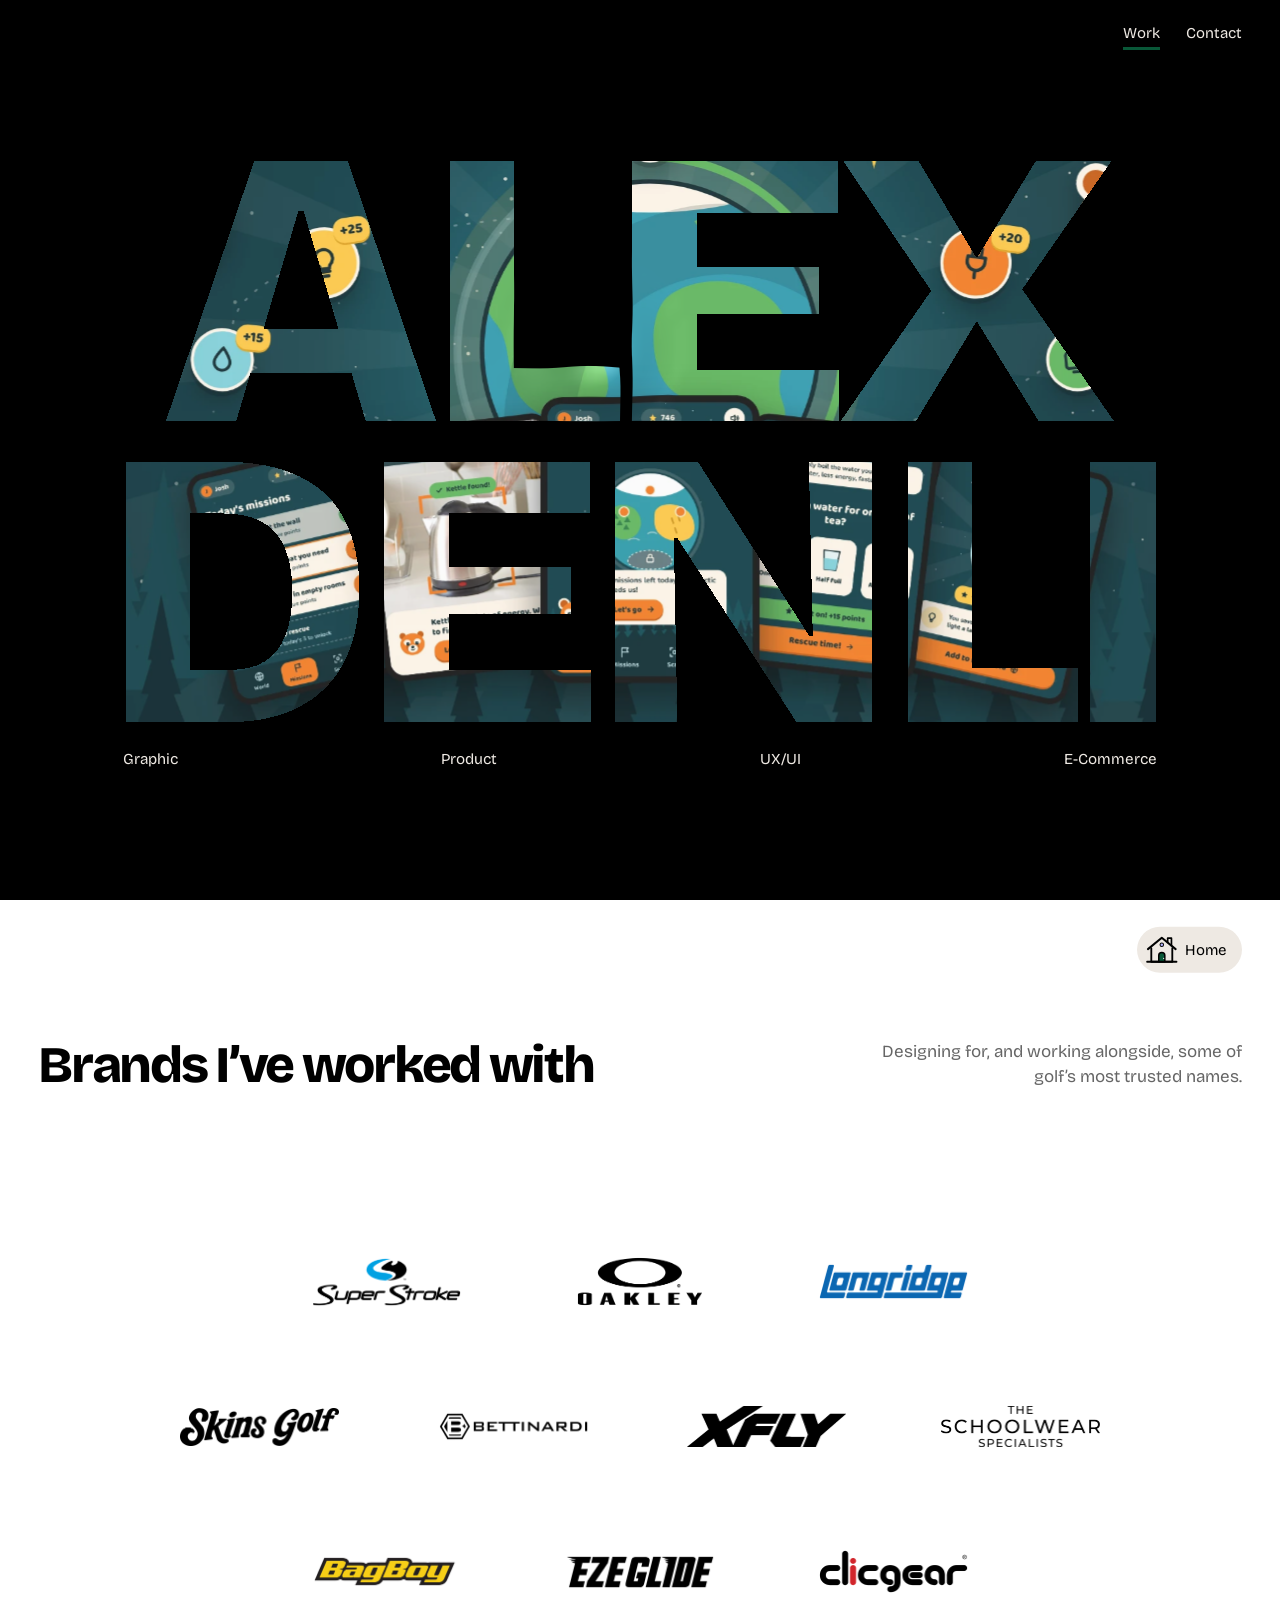
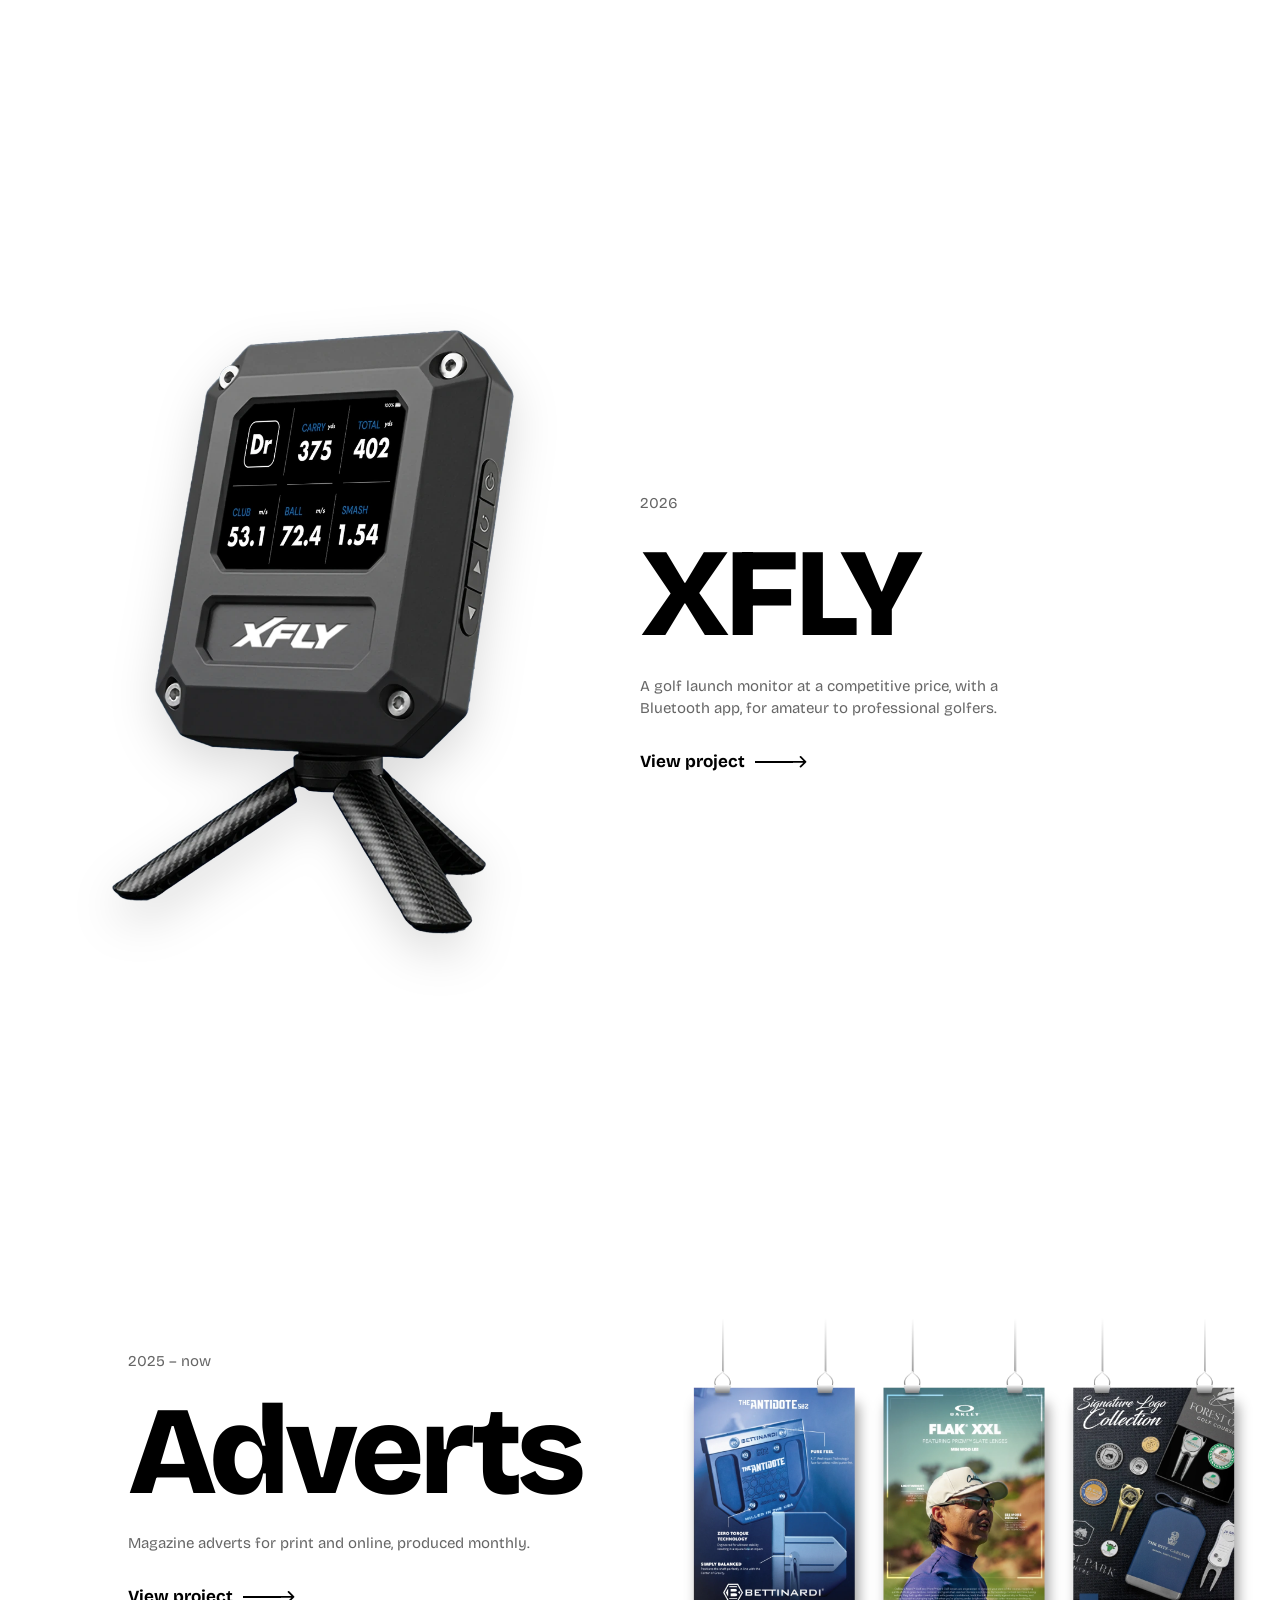
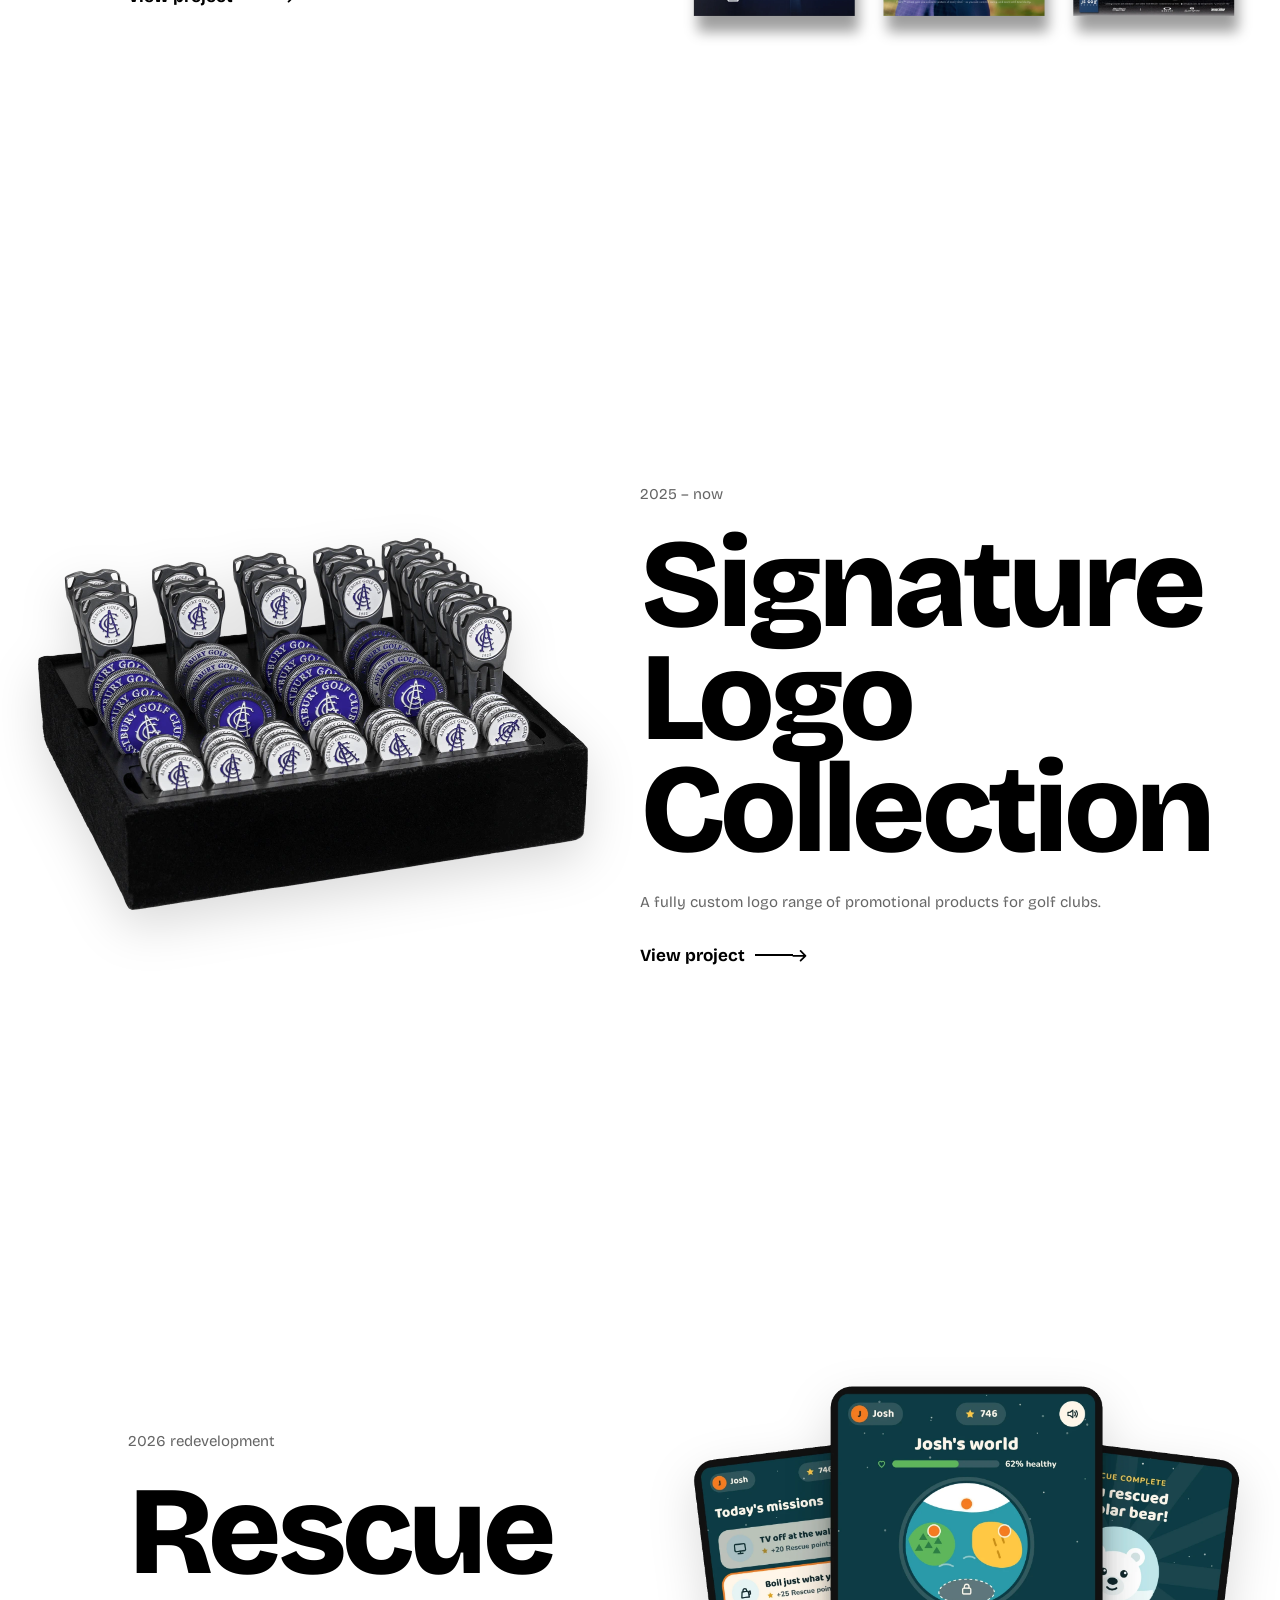
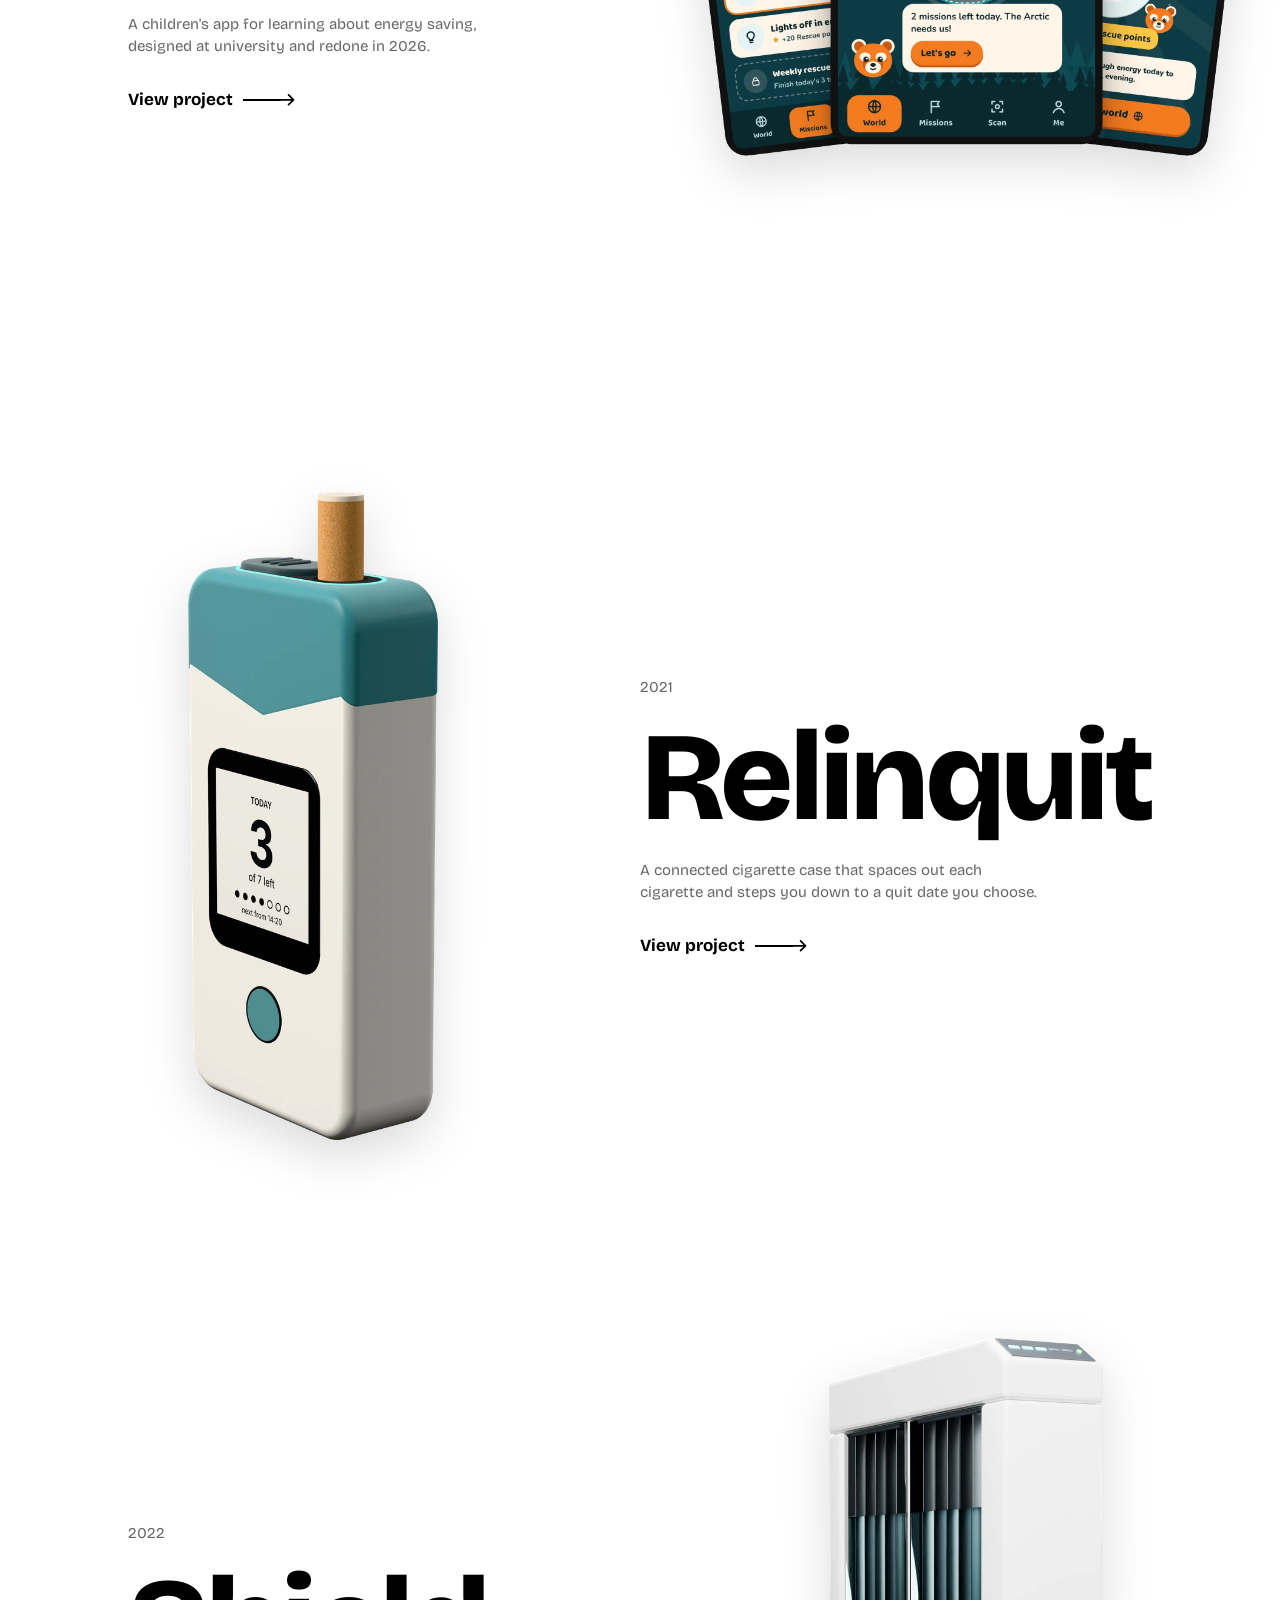
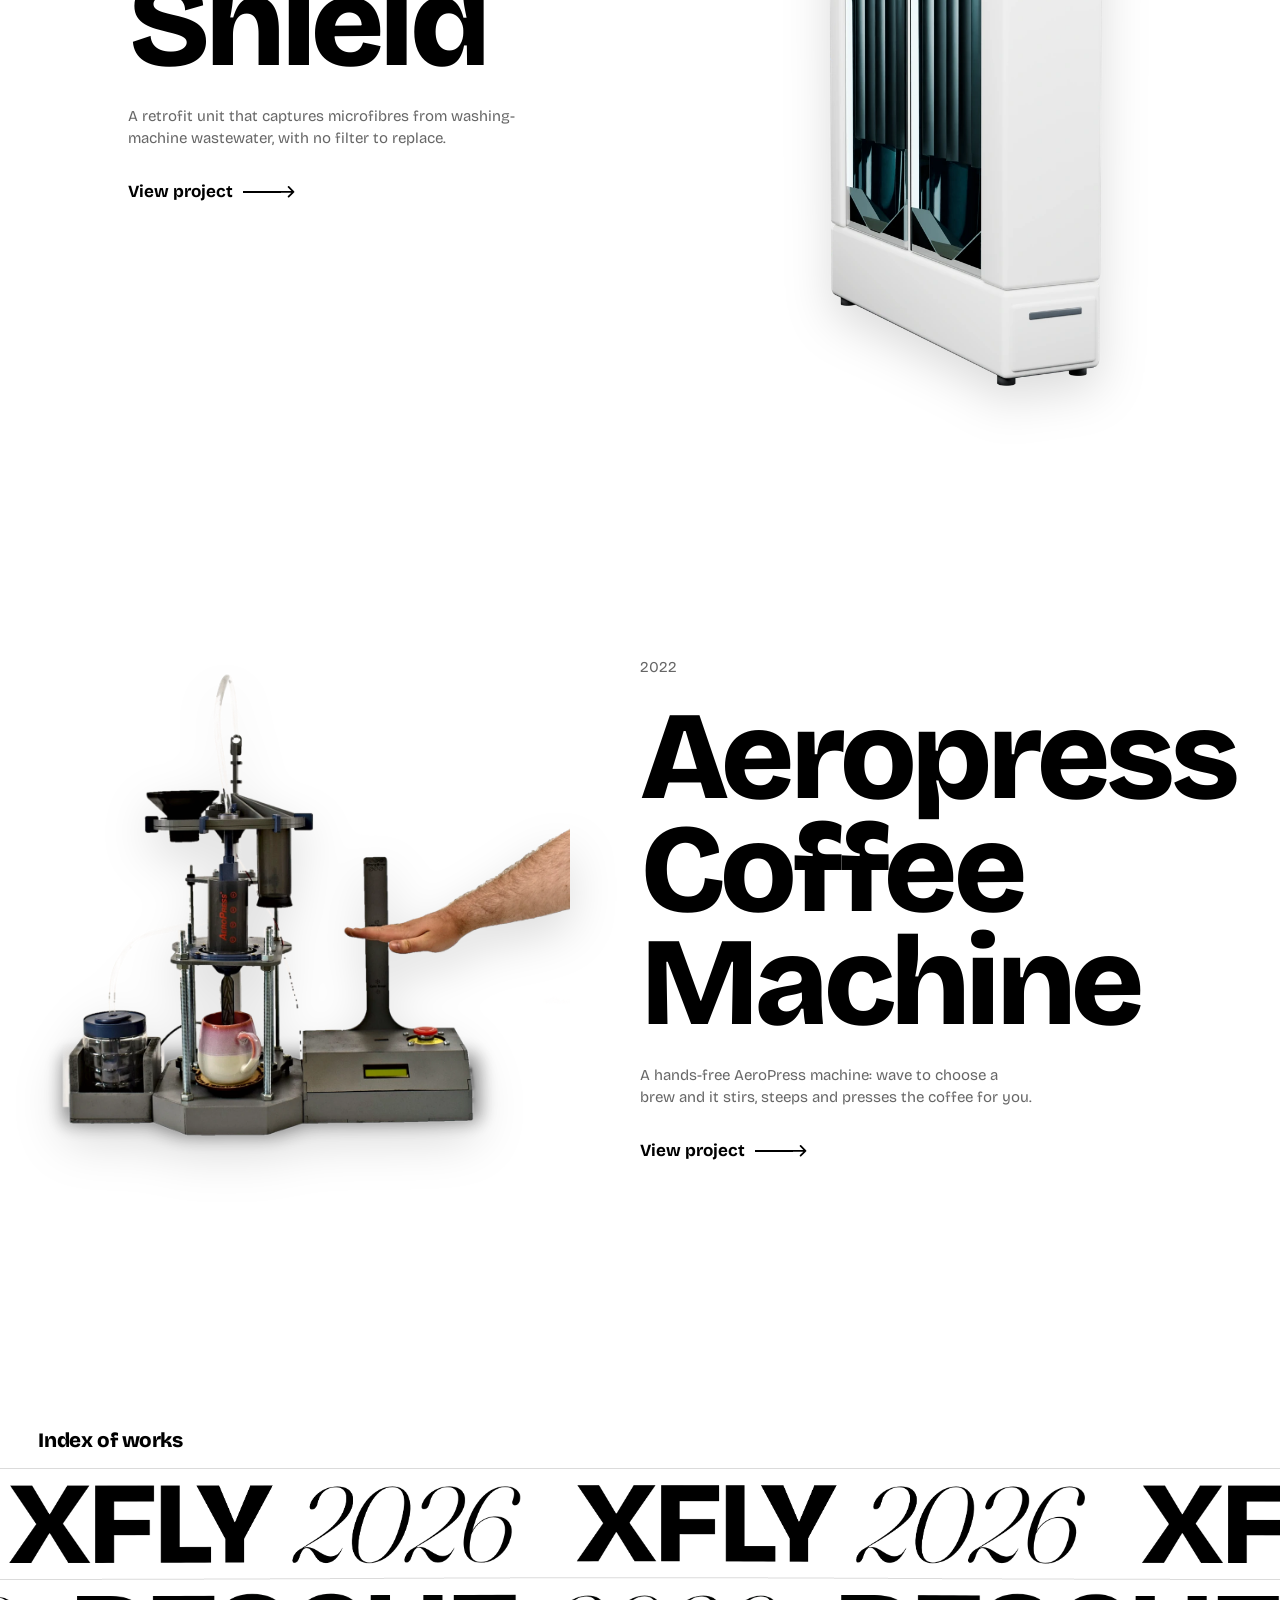
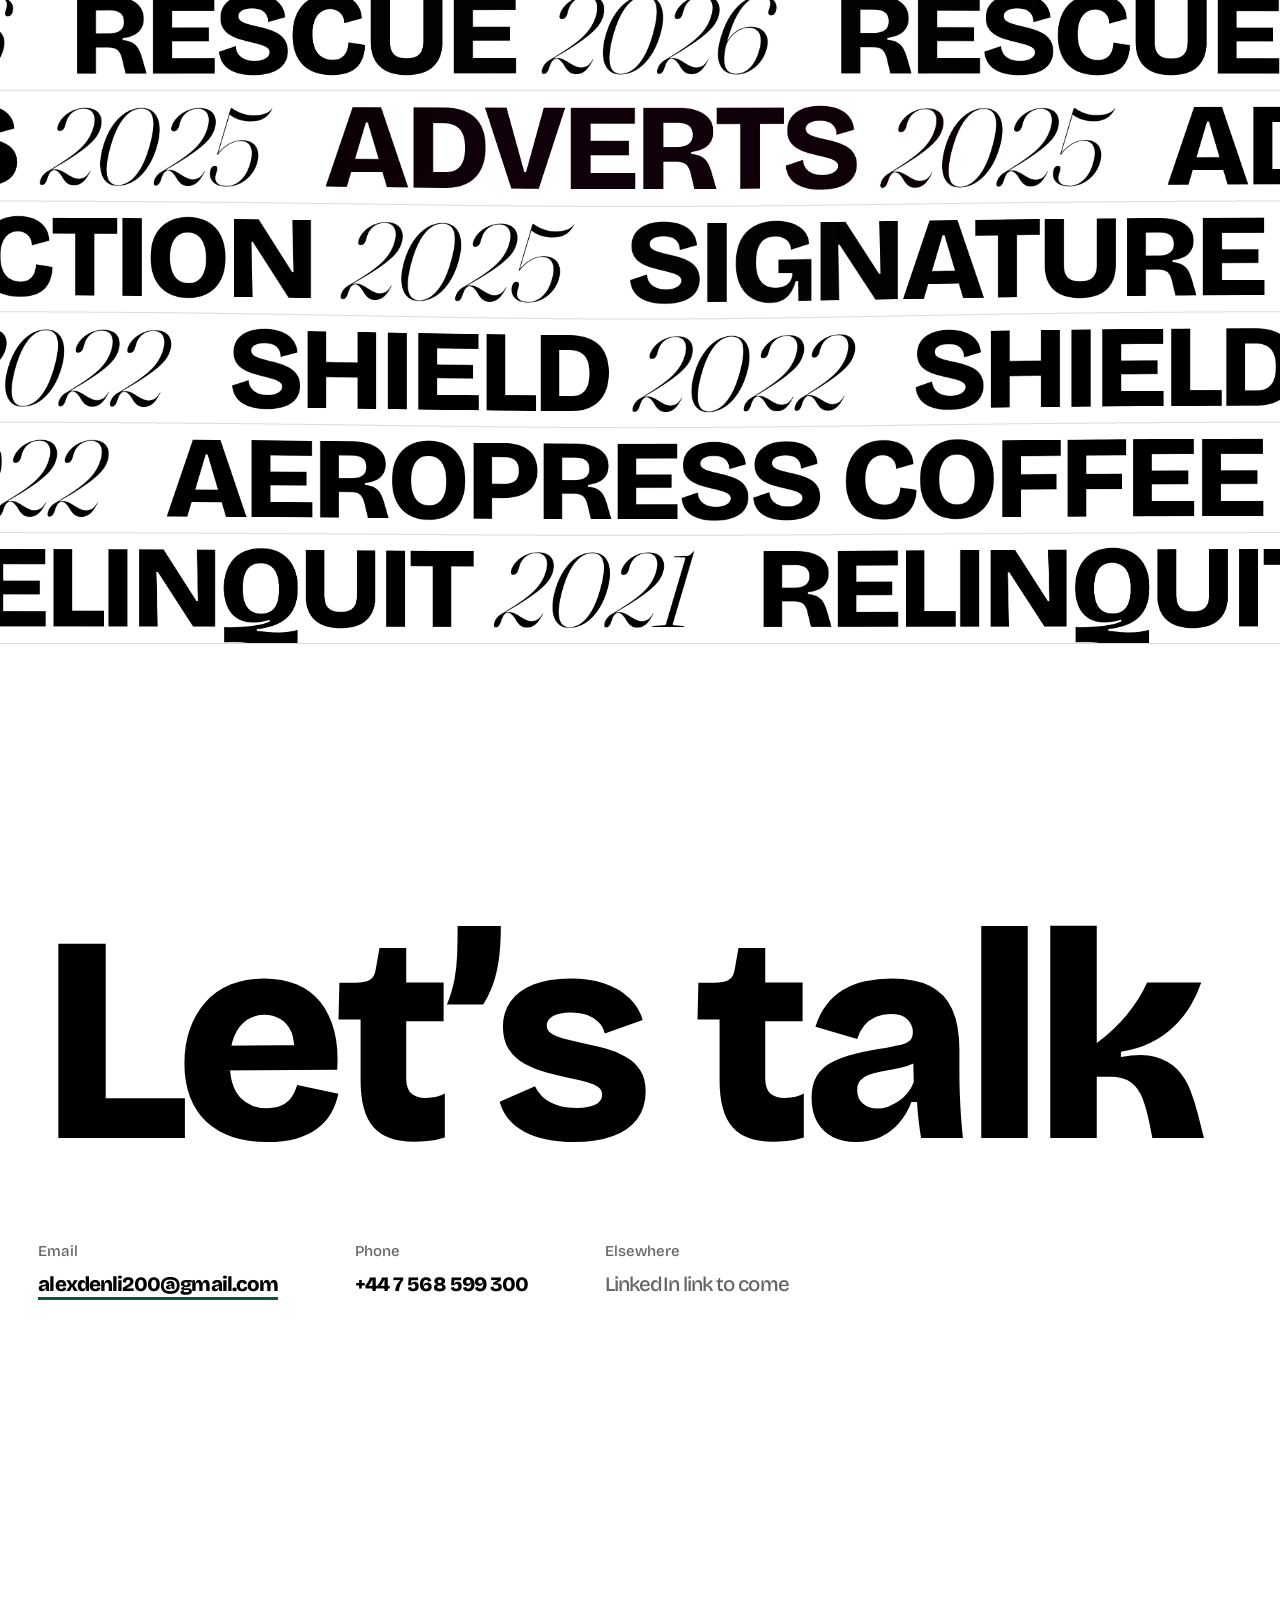
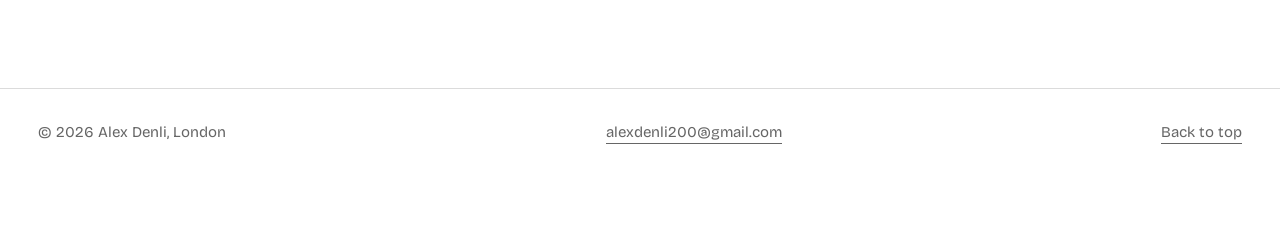
<file: index.html>
<!DOCTYPE html>
<html lang="en">
<head>
<meta charset="utf-8">
<meta name="viewport" content="width=device-width, initial-scale=1">
<title>Alex Denli — Product, graphic and e-commerce design</title>
<meta name="description" content="Portfolio of Alex Denli: product design, graphic design and e-commerce work from the golf industry.">
<meta name="theme-color" content="#000000">
<link rel="icon" href="favicon.svg" type="image/svg+xml">
<link rel="icon" href="favicon-48.png" type="image/png" sizes="48x48">
<link rel="shortcut icon" href="favicon.ico">
<link rel="apple-touch-icon" href="apple-touch-icon.png">
<link rel="preload" href="fonts/bricolage.woff2" as="font" type="font/woff2" crossorigin>
<link rel="stylesheet" href="css/style.css?v=19">
<link rel="stylesheet" href="css/rescue.css?v=6">
<link rel="stylesheet" href="css/relinquit.css?v=7">
<link rel="stylesheet" href="css/shield.css?v=5">
<link rel="stylesheet" href="css/index-wall.css?v=5">
<link rel="stylesheet" href="css/opening.css?v=7">
<link rel="stylesheet" href="css/chapters.css?v=27">
<link rel="stylesheet" href="css/brands.css?v=3">
<link rel="stylesheet" href="css/contact.css?v=7">
<link rel="stylesheet" href="css/mech.css?v=5">
<link rel="stylesheet" href="css/aeropress.css?v=9">
<link rel="stylesheet" href="css/lite.css?v=6">
</head>
<body>
<a class="skip" href="#view">Skip to content</a>

<svg width="0" height="0" style="position:absolute" aria-hidden="true"><symbol id="logo" viewBox="246.06 324.29 64.91 16.89"><path d="M 248.144531 329.859375 L 250.230469 329.859375 L 249.65625 327.957031 C 249.472656 327.332031 249.269531 326.617188 249.074219 325.972656 L 248.621094 327.585938 C 248.40625 328.339844 248.214844 329.179688 248.144531 329.859375 M 246.359375 332.980469 C 247.070312 332.304688 247.632812 330.820312 248.40625 328.074219 L 249.035156 325.84375 C 248.902344 325.402344 248.773438 324.996094 248.664062 324.683594 L 248.664062 324.621094 L 251.03125 324.621094 L 253.503906 332.972656 L 254.011719 332.972656 L 254.011719 333.035156 L 250.351562 333.035156 L 250.351562 332.972656 L 251.164062 332.972656 L 250.253906 329.941406 L 248.132812 329.941406 C 248.117188 330.09375 248.113281 330.234375 248.113281 330.367188 C 248.113281 331.667969 248.652344 332.628906 249.460938 332.914062 L 249.652344 332.980469 L 249.652344 333.035156 L 246.359375 333.035156 Z M 246.359375 332.980469"/><path d="M 253.714844 332.972656 L 254.589844 332.972656 L 254.589844 324.683594 L 253.714844 324.683594 L 253.714844 324.617188 L 258.257812 324.617188 L 258.257812 324.683594 L 256.804688 324.683594 L 256.804688 332.972656 L 257.066406 332.972656 C 258.378906 332.972656 259.613281 331.1875 259.957031 328.742188 L 260.019531 328.230469 L 260.070312 328.230469 L 260.070312 333.035156 L 253.714844 333.035156 Z M 253.714844 332.972656"/><path d="M 260.496094 332.972656 L 261.371094 332.972656 L 261.371094 324.683594 L 260.496094 324.683594 L 260.496094 324.617188 L 267.023438 324.617188 L 267.023438 327.910156 L 266.972656 327.910156 L 266.925781 327.679688 C 266.585938 326.117188 265.390625 324.683594 263.902344 324.683594 L 263.582031 324.683594 L 263.582031 328.679688 L 263.796875 328.679688 C 264.300781 328.679688 265.144531 327.703125 265.464844 326.722656 L 265.535156 326.464844 L 265.582031 326.464844 L 265.582031 331.023438 L 265.535156 331.023438 L 265.460938 330.765625 C 265.136719 329.785156 264.335938 328.753906 263.796875 328.753906 L 263.582031 328.753906 L 263.582031 332.972656 L 263.960938 332.972656 C 265.484375 332.972656 266.742188 331.445312 267.070312 329.410156 L 267.109375 329.144531 L 267.160156 329.144531 L 267.160156 333.035156 L 260.496094 333.035156 Z M 260.496094 332.972656"/><path d="M 267.675781 332.980469 C 268.433594 332.382812 269.019531 331.117188 269.785156 329.523438 L 270.160156 328.726562 L 268.003906 324.683594 L 268.003906 324.621094 L 270.441406 324.621094 L 272.566406 328.554688 L 272.710938 328.246094 C 272.972656 327.710938 273.117188 327.28125 273.117188 326.765625 C 273.117188 325.9375 272.671875 325.089844 271.800781 324.773438 L 271.527344 324.675781 L 271.527344 324.621094 L 274.972656 324.621094 L 274.972656 324.675781 C 274.253906 325.222656 273.664062 326.433594 272.945312 327.9375 L 272.609375 328.636719 L 274.949219 332.972656 L 274.949219 333.035156 L 272.460938 333.035156 L 270.207031 328.808594 L 270.039062 329.167969 C 269.738281 329.800781 269.621094 330.242188 269.621094 330.726562 C 269.621094 331.613281 270.019531 332.515625 270.996094 332.878906 L 271.285156 332.980469 L 271.285156 333.035156 L 267.675781 333.035156 Z M 267.675781 332.980469"/><path d="M 280.253906 324.652344 L 280.253906 333.003906 L 280.585938 333.003906 C 281.808594 333.003906 282.476562 332.339844 282.476562 328.933594 C 282.476562 325.433594 281.796875 324.652344 280.585938 324.652344 Z M 278.085938 333.035156 L 277.210938 333.035156 L 277.210938 332.972656 L 278.085938 332.972656 L 278.085938 324.683594 L 277.210938 324.683594 L 277.210938 324.621094 L 278.085938 324.621094 C 278.433594 324.621094 279.808594 324.589844 280.433594 324.589844 C 283.132812 324.589844 284.777344 325.691406 284.777344 328.9375 C 284.777344 332.132812 283.140625 333.066406 280.441406 333.066406 C 279.789062 333.066406 278.433594 333.035156 278.085938 333.035156"/><path d="M 285.042969 332.972656 L 285.917969 332.972656 L 285.917969 324.683594 L 285.042969 324.683594 L 285.042969 324.617188 L 291.566406 324.617188 L 291.566406 327.910156 L 291.515625 327.910156 L 291.472656 327.679688 C 291.132812 326.117188 289.9375 324.683594 288.449219 324.683594 L 288.128906 324.683594 L 288.128906 328.679688 L 288.34375 328.679688 C 288.84375 328.679688 289.691406 327.703125 290.011719 326.722656 L 290.078125 326.464844 L 290.128906 326.464844 L 290.128906 331.023438 L 290.078125 331.023438 L 290.007812 330.765625 C 289.683594 329.785156 288.882812 328.753906 288.34375 328.753906 L 288.128906 328.753906 L 288.128906 332.972656 L 288.503906 332.972656 C 290.03125 332.972656 291.289062 331.445312 291.617188 329.410156 L 291.65625 329.144531 L 291.707031 329.144531 L 291.707031 333.035156 L 285.042969 333.035156 Z M 285.042969 332.972656"/><path d="M 292.492188 332.980469 C 293.035156 332.445312 293.273438 330.613281 293.273438 328.089844 L 293.273438 326.019531 C 293.007812 325.515625 292.757812 325.050781 292.558594 324.683594 L 292.558594 324.621094 L 295.03125 324.621094 L 298.800781 331.792969 L 298.796875 329.859375 C 298.796875 327.28125 297.917969 325.304688 296.496094 324.738281 L 296.316406 324.675781 L 296.316406 324.621094 L 299.652344 324.621094 L 299.652344 324.675781 C 299.109375 325.207031 298.875 327.035156 298.875 329.5625 L 298.875 333.035156 L 296.96875 333.035156 L 294.402344 328.148438 C 294.0625 327.523438 293.691406 326.816406 293.34375 326.160156 L 293.34375 327.796875 C 293.34375 330.371094 294.226562 332.347656 295.648438 332.914062 L 295.828125 332.980469 L 295.828125 333.035156 L 292.492188 333.035156 Z M 292.492188 332.980469"/><path d="M 299.796875 332.972656 L 300.671875 332.972656 L 300.671875 324.683594 L 299.796875 324.683594 L 299.796875 324.617188 L 304.339844 324.617188 L 304.339844 324.683594 L 302.886719 324.683594 L 302.886719 332.972656 L 303.152344 332.972656 C 304.460938 332.972656 305.695312 331.1875 306.039062 328.742188 L 306.101562 328.230469 L 306.152344 328.230469 L 306.152344 333.035156 L 299.796875 333.035156 Z M 299.796875 332.972656"/><path d="M 306.578125 332.972656 L 307.515625 332.972656 L 307.515625 324.683594 L 306.585938 324.683594 L 306.585938 324.617188 L 310.667969 324.617188 L 310.667969 324.683594 L 309.730469 324.683594 L 309.730469 332.972656 L 310.667969 332.972656 L 310.667969 333.035156 L 306.578125 333.035156 Z M 306.578125 332.972656"/><path d="M 268.011719 339.296875 L 269.164062 339.296875 L 268.816406 338.21875 C 268.742188 337.984375 268.652344 337.707031 268.566406 337.441406 L 268.195312 338.660156 C 268.132812 338.863281 268.066406 339.085938 268.011719 339.296875 M 267.136719 340.777344 C 267.492188 340.582031 267.734375 340.003906 268.074219 338.921875 L 268.550781 337.386719 C 268.492188 337.214844 268.4375 337.050781 268.390625 336.917969 L 268.390625 336.886719 L 269.085938 336.886719 L 270.335938 340.777344 L 270.675781 340.777344 L 270.675781 340.804688 L 269.109375 340.804688 L 269.109375 340.777344 L 269.636719 340.777344 L 269.175781 339.332031 L 268.003906 339.332031 C 267.933594 339.605469 267.886719 339.859375 267.886719 340.042969 C 267.886719 340.398438 268.050781 340.726562 268.523438 340.769531 L 268.644531 340.777344 L 268.644531 340.804688 L 267.136719 340.804688 Z M 267.136719 340.777344"/><path d="M 271.75 336.910156 L 271.75 338.949219 L 272.128906 338.949219 C 272.644531 338.949219 273.101562 338.757812 273.101562 337.894531 C 273.101562 337.066406 272.679688 336.910156 272.085938 336.910156 Z M 270.519531 340.777344 L 271.105469 340.777344 L 271.105469 336.914062 L 270.519531 336.914062 L 270.519531 336.886719 L 271.105469 336.886719 C 271.332031 336.886719 272.128906 336.875 272.296875 336.875 C 273.179688 336.875 273.753906 337.164062 273.753906 337.902344 C 273.753906 338.488281 273.390625 338.832031 272.789062 338.914062 L 272.789062 338.988281 L 272.878906 338.988281 C 273.722656 338.988281 273.726562 339.523438 273.726562 339.921875 L 273.726562 340.246094 C 273.726562 340.445312 273.757812 340.609375 273.917969 340.609375 C 274.078125 340.609375 274.085938 340.449219 274.085938 340.3125 L 274.085938 339.636719 L 274.113281 339.636719 L 274.113281 340.328125 C 274.113281 340.53125 274.105469 340.851562 273.644531 340.851562 C 273.414062 340.851562 273.25 340.769531 273.15625 340.613281 C 273.058594 340.445312 273.058594 340.234375 273.058594 340.003906 L 273.058594 339.71875 C 273.058594 339.433594 273.054688 338.984375 272.308594 338.984375 L 271.75 338.984375 L 271.75 340.777344 L 272.261719 340.777344 L 272.261719 340.804688 L 270.519531 340.804688 Z M 270.519531 340.777344"/><path d="M 274.523438 338.847656 C 274.523438 337.496094 275.074219 336.808594 276.136719 336.808594 C 277.054688 336.808594 277.472656 337.355469 277.472656 337.765625 C 277.472656 338.070312 277.257812 338.265625 276.976562 338.265625 C 276.738281 338.265625 276.5625 338.121094 276.5625 337.890625 C 276.5625 337.609375 276.816406 337.519531 276.933594 337.472656 C 277.003906 337.445312 277.089844 337.414062 277.089844 337.296875 C 277.089844 337.085938 276.789062 336.878906 276.34375 336.878906 C 275.585938 336.878906 275.210938 337.496094 275.210938 338.628906 L 275.210938 338.800781 C 275.210938 339.871094 275.578125 340.488281 276.382812 340.488281 C 277.082031 340.488281 277.4375 339.996094 277.4375 339.152344 L 277.464844 339.152344 C 277.46875 340.160156 277.125 340.882812 276.109375 340.882812 C 275.027344 340.882812 274.523438 340.125 274.523438 338.847656"/><path d="M 277.703125 340.777344 L 278.289062 340.777344 L 278.289062 336.914062 L 277.703125 336.914062 L 277.703125 336.886719 L 279.441406 336.886719 L 279.441406 336.914062 L 278.941406 336.914062 L 278.941406 338.78125 L 280.433594 338.78125 L 280.433594 336.914062 L 279.9375 336.914062 L 279.9375 336.886719 L 281.675781 336.886719 L 281.675781 336.914062 L 281.089844 336.914062 L 281.089844 340.777344 L 281.675781 340.777344 L 281.675781 340.804688 L 279.9375 340.804688 L 279.9375 340.777344 L 280.433594 340.777344 L 280.433594 338.816406 L 278.941406 338.816406 L 278.941406 340.777344 L 279.441406 340.777344 L 279.441406 340.804688 L 277.703125 340.804688 Z M 277.703125 340.777344"/><path d="M 281.667969 340.777344 L 282.296875 340.777344 L 282.296875 336.914062 L 281.671875 336.914062 L 281.671875 336.886719 L 283.582031 336.886719 L 283.582031 336.914062 L 282.953125 336.914062 L 282.953125 340.777344 L 283.582031 340.777344 L 283.582031 340.804688 L 281.667969 340.804688 Z M 281.667969 340.777344"/><path d="M 283.636719 336.914062 L 283.636719 336.886719 L 284.324219 336.886719 C 284.683594 337.960938 285.117188 339.214844 285.546875 340.4375 L 285.976562 338.980469 C 286.097656 338.566406 286.207031 338.105469 286.207031 337.773438 C 286.207031 337.414062 286.078125 337 285.402344 336.933594 L 285.191406 336.914062 L 285.191406 336.886719 L 286.921875 336.886719 L 286.921875 336.914062 C 286.578125 337.148438 286.394531 337.71875 286.082031 338.746094 L 285.476562 340.804688 L 284.984375 340.804688 C 284.535156 339.523438 284.0625 338.171875 283.636719 336.914062"/><path d="M 286.769531 340.777344 L 287.355469 340.777344 L 287.355469 336.914062 L 286.769531 336.914062 L 286.769531 336.886719 L 289.816406 336.886719 L 289.816406 338.332031 L 289.789062 338.332031 L 289.773438 338.199219 C 289.683594 337.375 289.304688 336.914062 288.394531 336.914062 L 288.007812 336.914062 L 288.007812 338.78125 L 288.210938 338.78125 C 288.621094 338.78125 288.9375 338.480469 289.027344 337.964844 L 289.050781 337.8125 L 289.074219 337.8125 L 289.074219 339.800781 L 289.050781 339.800781 L 289.023438 339.648438 C 288.933594 339.136719 288.640625 338.8125 288.210938 338.8125 L 288.007812 338.8125 L 288.007812 340.777344 L 288.445312 340.777344 C 289.367188 340.777344 289.765625 340.3125 289.851562 339.257812 L 289.867188 339.089844 L 289.890625 339.089844 L 289.890625 340.804688 L 286.769531 340.804688 Z M 286.769531 340.777344"/></symbol></svg>

<svg width="0" height="0" style="position:absolute" aria-hidden="true"><filter id="zap" x="-10%" y="-10%" width="120%" height="120%">
  <feTurbulence type="fractalNoise" baseFrequency="0.035" numOctaves="2" seed="3" result="n"><animate attributeName="seed" values="3;11;27;8;19;3" dur="0.5s" calcMode="discrete" repeatCount="indefinite"/></feTurbulence>
  <feDisplacementMap in="SourceGraphic" in2="n" scale="9"/></filter></svg>

<header class="nav" id="nav">
  <nav class="nav-pages" aria-label="Pages">
    <a href="#/" data-route="home">Work</a>
    <a href="#/contact" data-route="contact">Contact</a>
  </nav>
  <a class="nav-home" href="#/" aria-label="Alex Denli Archive, back home"><svg class="logo" viewBox="0 0 64.91 16.89" role="img" aria-label="Alex Denli Archive"><use href="#logo"/></svg></a>
  <span aria-hidden="true"></span>
</header>

<main id="view" tabindex="-1"></main>

<a class="flag flag-away" id="flag" href="#/" aria-label="Back home">
  <svg viewBox="0 0 40 40" aria-hidden="true">
    <circle class="hm-puff p1" cx="29" cy="5" r="1.6"/><circle class="hm-puff p2" cx="31.5" cy="2.4" r="1.1"/>
    <g class="hm-roof"><path d="M27 12.5 V6.5 H31.5 V16" fill="none" stroke-width="2" stroke-linejoin="round"/><path d="M3.5 19.5 L20 6 L36.5 19.5" fill="none" stroke-width="2.4" stroke-linecap="round" stroke-linejoin="round"/><circle class="hm-win" cx="20" cy="14.2" r="2.1"/></g>
    <path d="M7.5 18.5 V34.5 H32.5 V18.5" fill="none" stroke-width="2.2" stroke-linecap="round" stroke-linejoin="round"/>
    <path class="hm-door" d="M16.4 34.5 V27 a3.6 3.6 0 0 1 7.2 0 V34.5 Z" stroke-width="1.8" stroke-linejoin="round"/>
    <path d="M2.5 34.5 H37.5" fill="none" stroke-width="2.2" stroke-linecap="round"/>
    <circle class="hm-knob" cx="22.2" cy="30.6" r=".7"/>
  </svg>
  <span>Home</span>
</a>

<div class="curtain" id="curtain" aria-hidden="true"><span id="curtain-label"></span></div>
<div class="cursor" id="cursor" aria-hidden="true"></div>
<img class="peek" id="peek" alt="" aria-hidden="true">

<noscript><p style="padding:2rem">This site needs JavaScript to show the work. Email alexdenli200@gmail.com for a PDF portfolio.</p></noscript>
<script src="js/data.js?v=17"></script>
<script src="js/rescue.js?v=5"></script>
<script src="js/relinquit.js?v=4"></script>
<script src="js/shield.js?v=4"></script>
<script src="js/water.js?v=8"></script>
<script src="js/opening.js?v=19"></script>
<script src="js/chapters.js?v=29"></script>
<script src="js/brands.js?v=3"></script>
<script src="js/contact.js?v=3"></script>
<script src="js/index-wall.js?v=11"></script>
<script src="js/mech.js?v=3"></script>
<script src="js/aeropress.js?v=6"></script>
<script src="js/app.js?v=31"></script>
</body>
</html>
</file>
<file: css/style.css>
/* Alex Denli — portfolio styles
   Colours: black page, creme text and panels, green as the small feature colour, grey for quiet text */
@font-face {
  font-family: "Bricolage";
  src: url("../fonts/bricolage.woff2") format("woff2");
  font-weight: 200 800; font-stretch: 75% 100%; font-display: swap;
}
:root {
  --bg: #000000; --fg: #EEE9E3; --panel: #EEE9E3; --accent: #095838;
  --muted: #C1C1CB; --zap: #B4B4FF; --zap-glow: #6E6EFF; --line: rgba(238, 233, 227, .2);
  --nav-h: 4.25rem;
  --sy: clamp(3.5rem, 9vh, 6.5rem);
  --pad: clamp(1rem, 3vw, 2.75rem);
  --ease: cubic-bezier(.7, 0, .2, 1);

  /* Type: one family, one set of sizes, used on every page. Headings are all 800 with --track. */
  --track: -.045em;
  --t-name: clamp(3.4rem, 9.8vw, 13rem);   /* project names, page titles */
  --t-step: clamp(2.6rem, 5.4vw, 7rem);      /* the step a mechanism is on */
  --t-head: clamp(2.1rem, 4vw, 5.2rem);      /* section headings and statements */
  --t-num: clamp(2.5rem, 4.6vw, 6rem);       /* figures */
  --t-huge: clamp(4.5rem, 9vw, 11rem);       /* one figure that carries a screen */
  --t-sub: clamp(1.25rem, 1.6vw, 1.875rem);  /* small headings and lists */
  --t-body: clamp(1.0625rem, 1.1vw, 1.3125rem);
  --t-small: clamp(.9375rem, .9vw, 1.0625rem);
}
*, *::before, *::after { box-sizing: border-box; }
html { -webkit-text-size-adjust: 100%; }
body {
  margin: 0; overflow-anchor: none; background: var(--bg); color: var(--fg);
  font-family: "Bricolage", "Helvetica Neue", Arial, sans-serif;
  font-size: 1.0625rem; line-height: 1.5;
  -webkit-font-smoothing: antialiased; overflow-x: hidden;
}
em, i { font-style: normal; }
img { display: block; max-width: 100%; height: auto; }
a { color: inherit; text-decoration: none; }
h1, h2, h3, p, ol, ul { margin: 0; }
ol, ul { padding: 0; list-style: none; }
/* keyboard focus: the site's own green, with a cream inner edge so it reads on black and on colour */
:focus-visible { outline: 3px solid var(--accent); outline-offset: 3px; box-shadow: 0 0 0 1px var(--fg); }
main:focus { outline: none; }
[hidden] { display: none !important; }
.skip { position: fixed; left: 1rem; top: -4rem; z-index: 100; background: var(--accent); color: var(--fg); padding: .5rem 1rem; }
.skip:focus { top: 1rem; }

.giant {
  font-weight: 800; line-height: .86; letter-spacing: var(--track);
  font-size: var(--t-name); text-wrap: balance;
}
.small { font-size: var(--t-small); color: var(--muted); }
.ul { background: linear-gradient(currentColor, currentColor) 0 100% / 100% 1px no-repeat; transition: background-size .3s var(--ease); }
.ul:hover { background-size: 0 1px; background-position: 100% 100%; }

/* ---------- Navigation: categories are reachable from every page ---------- */
.nav {
  position: fixed; inset: 0 0 auto 0; z-index: 40; height: var(--nav-h);
  display: grid; grid-template-columns: auto 1fr auto; align-items: center; gap: 1.5rem;
  padding: 0 var(--pad); background: rgba(0, 0, 0, .93);
  border-bottom: 1px solid var(--line); transition: transform .45s var(--ease);
}
.nav.nav-away { transform: translateY(-110%); }
/* over the opening the bar has no ground of its own: just the page links, and the logo arrives as the name lands */
.nav.nav-open { background: transparent; border-bottom-color: transparent; }
.nav-home { grid-column: 1; grid-row: 1; justify-self: start; display: block; line-height: 0; opacity: var(--logo-in, 1); }
.logo { fill: currentColor; display: block; }
.nav-home .logo { height: 2.5rem; width: auto; }
.nav-home:hover { color: var(--muted); }

.nav-pages { display: flex; gap: clamp(.9rem, 2vw, 1.75rem); white-space: nowrap; }
.nav-pages { grid-column: 3; grid-row: 1; justify-self: end; }
.nav a { padding: .4rem 0; }
.nav-pages a, .cats a { position: relative; font-size: .9375rem; }
.nav-pages a::after, .cats a::after {
  content: ""; position: absolute; left: 0; right: 0; bottom: .1rem; height: 3px;
  background: var(--accent); transform: scaleX(0); transform-origin: left; transition: transform .3s var(--ease);
}
.nav-pages a:hover::after, .cats a:hover::after, .nav a[aria-current="page"]::after, .cats a[aria-current="page"]::after { transform: scaleX(1); }
.cats { display: flex; flex-wrap: wrap; gap: .4rem clamp(1rem, 2vw, 1.75rem); }
.cats a { padding: .4rem 0; }

/* ---------- Home: intro gate ---------- */
.gate {
  position: sticky; top: 0; height: 100vh; height: 100svh; z-index: 0; overflow: hidden;
  background: var(--panel); color: var(--bg);
  display: grid; place-items: center; padding: var(--pad);
}
.gate-mark { align-self: center; justify-self: center; position: relative; width: min(52vw, 90vh); transform-origin: 50% 50%; will-change: transform, opacity; }
.gate-mark .logo { width: 100%; height: auto; }
.gate-fx { position: absolute; inset: 0; width: 100%; height: 100%; pointer-events: none; z-index: 0; }
.gate-fall { position: absolute; inset: 0; z-index: 1; overflow: hidden; contain: strict; }
.faller { position: absolute; left: 0; top: 0; display: block; visibility: hidden; will-change: transform; contain: layout style; cursor: pointer; touch-action: manipulation; }
.faller-in { display: block; width: 100%; height: 100%; will-change: transform; box-shadow: 0 .9rem 1.4rem rgba(0, 0, 0, .22); }
.faller canvas { display: block; width: 100%; height: 100%; pointer-events: none; }
.gate-mark { z-index: 2; pointer-events: none; }
/* a creme edge drawn into the logo: invisible on the creme, it keeps the letters readable over dark images passing behind */
.gate:not(.disco) .gate-mark .logo { stroke: var(--panel); stroke-width: .26; stroke-linejoin: round; paint-order: stroke fill; }

/* ---------- Home: disco mode (20-second catch game on the intro) ---------- */
.btn { font: inherit; color: inherit; background: none; border: 1.5px solid currentColor; border-radius: 99px; padding: .6rem 1.3rem; cursor: pointer; }
.btn:hover { background: var(--fg); color: #000; }
.disco-btn { position: absolute; top: var(--pad); right: var(--pad); z-index: 6; width: 2.75rem; height: 2.75rem; padding: 0; border-radius: .7rem; border: 1.5px solid currentColor; background: none; color: inherit; display: grid; place-items: center; cursor: pointer; }
.disco-btn svg { width: 1.55rem; height: 1.55rem; fill: none; stroke: currentColor; stroke-width: 1.3; stroke-linecap: round; }
.disco-btn:hover { background: var(--accent); border-color: var(--accent); color: var(--fg); }
.gate.disco { background: #000; color: var(--fg); touch-action: none; }
.gate.disco .disco-btn { background: var(--fg); color: #000; border-color: var(--fg); }
.gate.disco .faller { cursor: inherit; }
.gate.disco .faller-in { box-shadow: none; }
.disco-lights { position: absolute; inset: 0; width: 100%; height: 100%; z-index: 0; pointer-events: none; opacity: 0; }
.gate.disco .disco-lights { opacity: 1; }
.mute-btn { position: absolute; top: var(--pad); right: calc(var(--pad) + 3.4rem); z-index: 6; width: 2.75rem; height: 2.75rem; padding: 0; border-radius: .7rem; border: 1.5px solid var(--fg); background: var(--fg); color: #000; display: grid; place-items: center; cursor: pointer; }
.mute-btn svg { width: 1.5rem; height: 1.5rem; fill: none; stroke: currentColor; stroke-width: 1.5; stroke-linecap: round; stroke-linejoin: round; }
.mute-btn .cross { display: none; }
.mute-btn.off .wave { display: none; }
.mute-btn.off .cross { display: block; }
.mute-btn:hover { background: var(--accent); border-color: var(--accent); color: var(--fg); }
.disco-hud { position: absolute; top: var(--pad); left: 50%; transform: translateX(-50%); z-index: 6; display: flex; gap: 2.5rem; white-space: nowrap; pointer-events: none; font-weight: 800; font-size: clamp(1.5rem, 3vw, 2.5rem); line-height: 1; font-variant-numeric: tabular-nums; }
.disco-time::after { content: "s"; }
.disco-end { position: absolute; inset: 0; z-index: 7; background: #000; color: var(--fg); display: grid; place-content: center; justify-items: center; gap: 1.25rem; text-align: center; padding: var(--pad); }
.disco-acts { display: flex; flex-wrap: wrap; gap: 1rem; justify-content: center; margin-top: 1.5rem; }

/* ---------- Home: the work — "Projects" intro, then the field of scattered work ---------- */
/* every home image: same size, landscape 3:2, evenly spaced; the name, category and one line sit below it */
.work { position: relative; z-index: 2; margin-top: -30vh; background: var(--bg); --pw: min(52vw, 111vh); --ph: calc(var(--pw) / 1.5); --gap: 28vh; --cap: 10rem; }
/* one tall pinned stage: the word, then each project in turn. 115vh for the intro, 80vh per project, 40vh to finish */
.pintro { position: relative; height: calc(100vh + 115vh + (var(--n) - 1) * 80vh + 40vh); }
.pintro-stage { position: sticky; top: 0; height: 100vh; height: 100svh; overflow: hidden; background: var(--bg); }
.field { display: none; }
.work.listmode .pintro { display: none; }
.work.listmode .field { display: flex; flex-direction: column; gap: var(--gap); padding: 14vh 0 22vh; }
.field .piece { position: relative; display: block; width: var(--pw); }
.pintro-word {
  position: absolute; left: 50%; top: 50%; z-index: 1; margin: 0; pointer-events: none; transform-origin: 50% 50%;
  transform: translate(-50%, calc(-50% + var(--wty, 0px))) scale(1, var(--wsy, 1));
  font-size: var(--wf, 20vw); font-weight: 800; line-height: 1; letter-spacing: var(--track); text-transform: uppercase;
  color: #fff; white-space: nowrap;
}
/* a layer of fine black grain over the word, thinned out as you scroll, so the word dissolves in */
.pintro-cover { position: absolute; inset: 0; z-index: 2; width: 100%; height: 100%; pointer-events: none; image-rendering: pixelated; }
/* a black disc with a soft edge, scaled up from the middle: it swallows the word from the centre outwards */
.pintro-dark {
  position: absolute; left: 50%; top: 50%; z-index: 3; width: 260vmax; height: 260vmax; margin: -130vmax 0 0 -130vmax; pointer-events: none;
  background: radial-gradient(circle closest-side, #000 0, #000 40%, rgba(0, 0, 0, 0) 100%); transform: scale(0); will-change: transform;
}
.pintro .piece { top: calc((100vh - var(--ph) - var(--cap)) / 2 + 2vh); z-index: 4; pointer-events: none; visibility: hidden; }
.pintro .piece:first-of-type { visibility: visible; }
.pintro .piece.act .piece-in { pointer-events: auto; }
.pintro .piece:first-of-type .piece-in { transform-origin: 50% calc(var(--ph) / 2); }
.pintro .piece[style*="visibility: visible"] :is(.piece-img, .piece-name, .piece-sub) { will-change: transform, opacity; }
@media (min-width: 821px) and (prefers-reduced-motion: no-preference) {
  .pintro .piece:first-of-type .piece-in { transform: scale(.001); opacity: 0; }
}
@media (prefers-reduced-motion: reduce) { .pintro-word, .pintro-cover, .pintro-dark { display: none; } }
.field-index {
  position: sticky; top: 50vh; z-index: 4; height: 0; margin-left: auto;
  width: fit-content; max-width: 13vw; margin-right: var(--pad); text-align: right;
}
.field-index ol { transition: transform .45s var(--ease); }
.field-index a { display: block; padding: .2rem 0; font-size: .9375rem; line-height: 1.15; opacity: .3; transition: opacity .35s, font-size .35s var(--ease); }
.field-index a.past { opacity: 1; }
.field-index a.next { font-size: 1.125rem; }
.field-index a.cur { font-size: 2.1rem; font-weight: 800; opacity: 1; }
.field-index a:hover, .field-index a.on { opacity: 1; text-decoration: underline; text-decoration-color: var(--accent); text-underline-offset: .2em; }
.field-index b { font-weight: inherit; }

.piece { position: absolute; display: block; width: var(--pw); }
.piece-in { display: block; position: relative; }
.piece-img { display: block; position: relative; }
/* Hover: a still outline round the image (same colour and weight as before, nothing animated, so it costs nothing) */
.zap { position: absolute; inset: 0; width: 100%; height: 100%; overflow: visible; pointer-events: none; fill: none; visibility: hidden; }
.piece:hover .zap, .piece:focus-visible .zap, .piece.on .zap { visibility: visible; }
.zap rect { stroke: var(--zap); stroke-width: 2.5; stroke-dasharray: none; stroke-dashoffset: 0; }
.zap rect + rect { stroke: #fff; stroke-width: 1; }
.piece img { width: 100%; aspect-ratio: 3 / 2; object-fit: cover; transition: opacity .5s, clip-path .9s var(--ease), filter .4s; }
/* the name, large, below the image, then the category and year, then one line about the project */
.piece-cap { display: block; padding-top: clamp(.9rem, 1.6vh, 1.4rem); transition: opacity .4s; }
.piece { --nf: clamp(2.2rem, 3.7vw, 4.4rem); }
.piece-name { display: block; font-size: var(--nf); font-weight: 800; line-height: .95; letter-spacing: var(--track); white-space: nowrap; }
.piece-sub { display: block; }
.piece-go { position: absolute; right: 0; top: calc(var(--nf) * -.952); height: calc(var(--nf) * .68); box-sizing: border-box; display: inline-flex; align-items: center; gap: .7rem; padding: 0 1.3rem 0 1.6rem; border-radius: 999px; background: var(--fg); color: #000; font-size: calc(var(--nf) * .3); font-weight: 800; letter-spacing: .01em; transition: background .3s, color .3s, transform .4s var(--ease); }
.piece-go i { font-style: normal; display: inline-block; font-size: 1.25em; line-height: 1; transition: transform .4s var(--ease); }
.piece:hover .piece-go, .piece:focus-visible .piece-go { background: var(--zap); transform: translateX(-.25rem); }
.piece:hover .piece-go i, .piece:focus-visible .piece-go i { transform: translateX(.4rem); }
@media (max-width: 820px) { .piece-go { position: static; margin-top: .8rem; } }
.piece-meta { display: block; margin-top: .6rem; font-size: clamp(.875rem, .95vw, 1.0625rem); color: var(--muted); }
.piece-line { display: block; margin-top: .3rem; max-width: 100%; font-size: clamp(.9375rem, 1.05vw, 1.1875rem); line-height: 1.35; }
.work.dim .piece:not(.on) .piece-cap { opacity: .2; }
.work.dim .piece:not(.on) img { opacity: .2; }
.piece.lost:not(.got) .piece-cap { visibility: hidden; }
.piece.lost img { clip-path: circle(0% at 50% 50%); }
.piece.lost .piece-img::before {
  content: "Something is hidden here"; position: absolute; inset: 0; display: grid; place-items: center;
  border: 1.5px dashed var(--muted); color: var(--muted); font-size: .9375rem; text-align: center; padding: 1rem;
  transition: opacity .4s;
}
.piece.lost.got img { clip-path: circle(75% at 50% 50%); }
.piece.lost.got .piece-img::before { opacity: 0; }


/* ---------- Home: brand wheel — logos orbit an invisible circle as you scroll ---------- */
.brands { position: relative; z-index: 1; background: var(--bg); height: calc(100vh + (var(--n) + 2) * 13vh); }
.brands-pin { position: sticky; top: var(--nav-h); height: calc(100vh - var(--nav-h)); height: calc(100svh - var(--nav-h)); overflow: hidden; display: flex; flex-direction: column; align-items: center; padding: var(--sy) var(--pad); }
.brands-head { text-align: center; }
.brands-head h2 { font-size: clamp(2.2rem, 4.4vw, 5rem); font-weight: 800; line-height: 1; letter-spacing: var(--track); white-space: nowrap; }
.brands-rule { width: 3.25rem; height: 2px; background: var(--accent); margin: 1.35rem auto 1.1rem; }
.brands-sub { font-size: clamp(.9375rem, 1.1vw, 1.1875rem); color: var(--muted); }
.wheel { --lw0: clamp(140px, 17vw, 330px); --gx: clamp(2rem, 4vw, 4.5rem); flex: 1; width: 100%; max-width: calc(var(--cols, 4) * var(--lw0) + (var(--cols, 4) - 1) * var(--gx) + 2px); padding-top: 10.8vh; display: flex; flex-wrap: wrap; justify-content: center; align-content: flex-start; gap: clamp(1.5rem, 4.5vh, 3.75rem) var(--gx); }
.wheel li { width: calc(var(--lw0) * var(--lw, 1)); aspect-ratio: 16 / 7; opacity: 0; will-change: transform, opacity; }
.wheel img { width: 100%; height: 100%; object-fit: contain; }
/* desktop: logos scattered across the space under the heading, 25% smaller than the old grid, clear of the bottom edge */
@media (min-width: 821px) {
  .wheel { --lw0: clamp(105px, 12.75vw, 250px); position: relative; display: block; flex: 1; width: 100%; max-width: 1480px; padding: 0; margin: 7vh auto 11vh; }
  .wheel li { position: absolute; left: calc(var(--x) * 1%); top: calc(var(--y) * 1%); translate: -50% -50%; }
}

/* ---------- Home: gallery strip that slides left as you scroll ---------- */
.gallery { position: relative; z-index: 1; background: var(--bg); margin-top: 13vh; }
.gallery-pin { position: sticky; top: 0; height: 100vh; overflow: hidden; display: flex; flex-direction: column; justify-content: center; gap: 5vh; padding-top: var(--nav-h); }
.gallery-band { border-top: 1px solid var(--line); border-bottom: 1px solid var(--line); padding: 5vh 0; }
.gallery-head { padding: 0 var(--pad); font-size: clamp(2rem, 5vw, 5rem); font-weight: 800; line-height: .92; letter-spacing: var(--track); max-width: 14em; }
.gallery-track { display: flex; align-items: center; gap: clamp(1rem, 2.2vw, 2.25rem); width: max-content; padding: 0 var(--pad); will-change: transform; }
.gallery-track > * { display: block; flex: none; }
.gallery-track > * { transform-origin: center; will-change: transform, opacity; }
.gallery-track img { display: block; height: 36vh; width: auto; max-width: none; }
@media (prefers-reduced-motion: reduce) { .gallery-pin { position: static; height: auto; overflow-x: auto; padding: 12vh 0; } }

.home-end { position: relative; z-index: 2; background: var(--bg); margin-top: -6vh; padding: 5vh var(--pad) 10vh; }
.home-end a { display: block; width: fit-content; }
.home-end a.giant { font-size: clamp(2rem, 4.2vw, 4.25rem); line-height: 1; }
.home-end + .site-foot { margin-top: 0; }
.home-end a { transition: box-shadow .3s var(--ease); }
.home-end a:hover { box-shadow: inset 0 -.1em 0 var(--accent); }

/* ---------- Shared page shell ---------- */
.page { padding: calc(var(--nav-h) + 14vh) var(--pad) 0; min-height: 100vh; }
.page-head { display: grid; gap: 2rem; margin-bottom: 3.2vh; }
.page-head .small { max-width: 30rem; }
.site-foot {
  position: relative; z-index: 1; background: var(--bg);
  display: flex; flex-wrap: wrap; justify-content: space-between; gap: 1rem;
  padding: 2rem var(--pad) 5.5rem; margin-top: 16vh; border-top: 1px solid var(--line); font-size: .9375rem; color: var(--muted);
}

/* ---------- Category page: large alternating rows ---------- */
.rows { display: grid; gap: clamp(6rem, 22vh, 14rem); }
.row { display: grid; grid-template-columns: repeat(12, 1fr); gap: 1.5rem; align-items: end; }
.row-img { grid-column: 1 / span 7; overflow: hidden; }
.row-txt { grid-column: 9 / span 4; padding-bottom: .5rem; }
.row:nth-child(even) .row-img { grid-column: 6 / span 7; order: 2; }
.row:nth-child(even) .row-txt { grid-column: 1 / span 4; order: 1; }
.row:nth-child(3n) .row-img { grid-column-end: span 5; }
.row h2 { font-size: var(--t-head); font-weight: 800; line-height: .92; letter-spacing: var(--track); margin-bottom: 1rem; }
.row-img img { width: 100%; transition: transform .9s var(--ease); }
.row:hover .row-img img { transform: scale(1.04); }
.empty { font-size: 1.25rem; max-width: 30rem; }

/* ---------- Project page ---------- */
.p-head { display: grid; grid-template-columns: repeat(12, 1fr); gap: 2rem 1.5rem; margin-bottom: 10vh; }
.p-head .p-meta, .p-meta { grid-column: 1 / -1; display: flex; flex-wrap: wrap; align-items: center; gap: 0; font-size: 1.125rem; letter-spacing: .01em; margin: 0 0 1.25rem; }
.p-meta > * + *::before { content: "\00b7"; display: inline-block; margin: 0 1.6rem; opacity: .55; text-decoration: none; }
.p-meta b { font-weight: 600; }
.p-head h1 { grid-column: 1 / -1; }
.p-head .p-sum { grid-column: 7 / span 5; font-size: 1.25rem; }
.mask { overflow: hidden; }
.mask img { width: 100%; will-change: transform; }
.p-hero { margin: 0 calc(var(--pad) * -1); max-height: 92vh; }
.p-hero img { height: 92vh; object-fit: cover; }
.blocks > * { margin-top: clamp(6rem, 20vh, 13rem); }
.statement {
  font-size: clamp(2rem, 5.4vw, 5.75rem); font-weight: 800; line-height: 1; letter-spacing: var(--track);
  max-width: 17em; text-wrap: balance;
}
.statement:nth-of-type(even) { margin-left: auto; }
.statement span { opacity: .14; transition: opacity .35s; }
.statement span.lit { opacity: 1; }
.b-text { width: min(30rem, 100%); margin-left: 50%; }
.b-text h2 { font-size: 1.0625rem; font-weight: 700; margin-bottom: .5rem; }
.b-img figcaption { padding-top: .6rem; }
.b-img.full { margin-inline: calc(var(--pad) * -1); }
.b-img.full figcaption { padding-inline: var(--pad); }
.b-img.wide { width: 72%; margin-inline: auto; }
.b-img.left { width: 44%; }
.b-img.right { width: 44%; margin-left: auto; }
.b-pair { display: grid; grid-template-columns: 5fr 4fr; gap: clamp(1rem, 6vw, 6rem); align-items: start; }
.b-pair > :last-child { margin-top: 16vh; }
.b-stats { display: flex; flex-wrap: wrap; gap: 3rem clamp(2rem, 7vw, 7rem); border-top: 1px solid var(--line); padding-top: 2rem; }
.b-stats strong { display: block; font-size: clamp(4rem, 12vw, 12.5rem); font-weight: 800; line-height: .85; letter-spacing: var(--track); color: var(--panel); }
.b-stats span { display: block; margin-top: .75rem; max-width: 14rem; }
.b-steps { counter-reset: step; display: grid; gap: clamp(5rem, 16vh, 10rem); }
.b-steps li { counter-increment: step; display: grid; grid-template-columns: repeat(12, 1fr); gap: 1.5rem; align-items: start; }
.b-steps .step-txt { grid-column: 1 / span 4; position: sticky; top: calc(var(--nav-h) + 2rem); }
.b-steps .step-txt::before { content: counter(step); display: block; font-size: clamp(4rem, 9vw, 9rem); font-weight: 800; line-height: .8; color: var(--accent); -webkit-text-stroke: 1px var(--fg); margin-bottom: 1rem; }
.b-steps h3 { font-size: clamp(1.5rem, 2.6vw, 2.5rem); font-weight: 800; line-height: 1; margin-bottom: .5rem; }
.b-steps .mask { grid-column: 6 / span 7; }
.b-steps li:nth-child(even) .mask { grid-column: 7 / span 5; }

.p-next {
  display: block; margin: 22vh calc(var(--pad) * -1) 0; padding: 12vh var(--pad) 10vh; position: relative; overflow: hidden;
  background: var(--panel); color: var(--bg);
}
.p-next small { position: relative; z-index: 1; font-size: 1rem; display: block; margin-bottom: 1.5rem; }
/* the next project's own colour wipes in from the left (--nc, with its ink --nk, set by app.js) */
.p-next::before { content: ""; position: absolute; inset: 0; background: var(--nc, var(--panel)); transform: scaleX(0); transform-origin: 0 50%; transition: transform .7s var(--ease); }
.p-next:hover::before, .p-next:focus-visible::before { transform: scaleX(1); }
.p-next { transition: color .35s var(--ease) .1s; }
.p-next:hover, .p-next:focus-visible { color: var(--nk, var(--bg)); }
.p-next img { position: absolute; right: var(--pad); top: 50%; width: min(26vw, 22rem); transform: translateY(-50%) rotate(4deg) scale(.9); opacity: 0; transition: transform .6s var(--ease), opacity .4s; }
.p-next:hover img { opacity: 1; transform: translateY(-50%) rotate(-2deg) scale(1); }
.p-next .giant { position: relative; z-index: 1; }
.p-exits { display: flex; flex-wrap: wrap; gap: 1rem 2.5rem; padding-top: 2.5rem; font-size: 1.25rem; }
.p-exits + .site-foot { margin-top: 6vh; }

/* ---------- Now ---------- */
/* Projects: fading backgrounds and category sections */
.pbg { position: fixed; inset: 0; z-index: 0; pointer-events: none; }
.pbg img { position: absolute; inset: 0; width: 100%; height: 100%; object-fit: cover; opacity: 0; transition: opacity .8s; }
.pbg img.on { opacity: .2; }
.pbg.hov img:not(.peek) { opacity: 0; }
.pbg img.peek { opacity: .32; }
.proj-page { position: relative; }
.proj-page > * { position: relative; z-index: 1; }
.proj-page > .pbg { position: fixed; z-index: 0; }
.pcat { min-height: 72vh; display: grid; align-content: center; gap: 2.5rem; }
.pcat h2 { font-size: inherit; }
.pcat h2 a { display: block; width: fit-content; transition: box-shadow .3s var(--ease); }
.pcat h2 a:hover { box-shadow: inset 0 -.08em 0 var(--accent); }
.pcat ol { display: grid; gap: .9rem; }
.pcat li a { display: flex; align-items: baseline; gap: 1.25rem; width: fit-content; }
.pcat li b { font-size: clamp(1.5rem, 2.6vw, 2.5rem); font-weight: 800; line-height: 1; }
.pcat li a:hover b { box-shadow: inset 0 -2px 0 var(--accent); }

/* ---------- Archive: four across ---------- */
.arch-head { justify-items: center; text-align: center; gap: 1.4rem; margin-bottom: 9vh; }
.arch-head p { max-width: 34rem; font-size: 1.25rem; line-height: 1.35; color: var(--muted); }
.grid { display: grid; grid-template-columns: repeat(4, 1fr); gap: 6vh 2rem; padding-bottom: 10vh; }
.tile { display: block; }
.tile-img { display: block; overflow: hidden; background: #111; }
.tile-img img { display: block; width: 100%; aspect-ratio: 3 / 2; object-fit: cover; transition: transform .6s var(--ease), opacity .4s; }
.tile-cap { display: flex; justify-content: space-between; align-items: baseline; gap: 1rem; padding-top: .8rem; }
.tile-cap b { font-size: 1.5rem; font-weight: 800; letter-spacing: var(--track); box-shadow: inset 0 0 0 var(--accent); transition: box-shadow .3s var(--ease); }
.tile-cap small { font-size: .9375rem; color: var(--muted); white-space: nowrap; }
.tile:hover .tile-img img, .tile:focus-visible .tile-img img { transform: scale(1.05); }
.tile:hover .tile-cap b, .tile:focus-visible .tile-cap b { box-shadow: inset 0 -.12em 0 var(--accent); }
.grid:has(.tile:hover) .tile:not(:hover) .tile-img img { opacity: .45; }
/* hover preview: the project lifts to the middle of a dimmed page and plays through its pictures */
.tile.lifted .tile-img { opacity: 0; }
.show-dim { position: fixed; inset: 0; z-index: 60; background: rgba(0, 0, 0, .78); opacity: 0; pointer-events: none; transition: opacity .4s var(--ease); }
.show-dim.on { opacity: 1; }
.show { position: fixed; z-index: 61; display: block; visibility: hidden; transition: left .45s var(--ease), top .45s var(--ease), width .45s var(--ease); }
.show-frame { position: relative; width: 100%; aspect-ratio: 3 / 2; background: #111; overflow: hidden; box-shadow: 0 2rem 5rem rgba(0, 0, 0, .6); }
.show-track { display: flex; width: 100%; height: 100%; will-change: transform; }
.show-track img { flex: none; width: 100%; height: 100%; object-fit: cover; }
.show-go { display: inline-flex; align-items: center; gap: .6rem; margin-left: auto; padding: .55rem 1.1rem .55rem 1.3rem; border-radius: 999px; background: var(--fg); color: #000; font-size: 1.125rem; font-weight: 800; transition: background .3s, transform .4s var(--ease); }
.show-go i { font-style: normal; font-size: 1.25em; line-height: 1; transition: transform .4s var(--ease); }
.show-go:hover { background: var(--zap); transform: scale(1.08); }
.show:hover .show-go { background: var(--zap); }
.show:hover .show-go i { transform: translateX(.35rem); }
.show-cap { display: flex; align-items: center; gap: 1rem; padding-top: 1rem; opacity: 0; transition: opacity .3s .2s; }
.show.on .show-cap, .show.on .show-bar { opacity: 1; }
.show-cap b { font-size: 2.2rem; font-weight: 800; letter-spacing: var(--track); }
.show-cap small { font-size: 1rem; color: var(--muted); }
.show-cap b { order: 0; }
.show-bar { display: flex; gap: .4rem; margin-top: 1rem; opacity: 0; transition: opacity .3s .2s; }
.show-bar i { flex: 1; height: 3px; background: rgba(255, 255, 255, .22); transition: background .4s; }
.show-bar i.done { background: var(--fg); }
@media (max-width: 1100px) { .grid { grid-template-columns: repeat(2, 1fr); } }
@media (max-width: 560px) { .grid { grid-template-columns: 1fr; } }

.peek { position: fixed; left: 0; top: 0; z-index: 30; width: 19rem; pointer-events: none; opacity: 0; transition: opacity .25s; will-change: transform; }
.peek.on { opacity: 1; }

/* ---------- Contact ---------- */
.mail { display: block; width: fit-content; margin-top: 0; font-weight: 800; line-height: .9; letter-spacing: var(--track); font-size: var(--t-name); overflow-wrap: anywhere; margin-bottom: 4vh; }
.reach { display: grid; gap: .35rem; margin-bottom: 9vh; font-size: 1.25rem; }
.reach a { width: fit-content; }
.about { display: grid; grid-template-columns: repeat(12, 1fr); gap: 3rem 1.5rem; }
.about-txt { grid-column: 1 / span 5; display: grid; align-content: start; gap: 1.1rem; font-size: 1.25rem; }
.about-side { grid-column: 8 / span 5; display: grid; gap: 2.2rem; align-content: start; }
.about-links {  display: grid; gap: .35rem; align-content: start; font-size: 1.25rem; }
.about-links a { width: fit-content; }
.closer { display: block; max-width: 11em; margin: 16vh 0 14vh; font-weight: 800; line-height: .92; letter-spacing: var(--track); font-size: var(--t-head); transition: color .3s; }
.closer:hover { color: var(--zap); }

/* ---------- Out of bounds ---------- */
.lost-page { min-height: 100vh; display: grid; align-content: center; gap: 2rem; padding: var(--pad); background: var(--panel); color: var(--bg); }
.lost-page p { max-width: 28rem; font-size: 1.25rem; }
.lost-page a { font-size: 1.25rem; width: fit-content; }

/* ---------- Home flag, curtain, cursor ---------- */
.flag {
  position: fixed; right: var(--pad); bottom: 1.25rem; z-index: 35; display: flex; align-items: center; gap: .4rem;
  padding: .4rem .95rem .4rem .55rem; border-radius: 99px; background: var(--fg); color: var(--bg); font-size: .9375rem;
  transition: transform .4s var(--ease), background .2s;
}
.flag.flag-away { transform: translateY(200%); }
.flag svg { width: 2.1rem; height: 2.1rem; stroke: currentColor; overflow: visible; }
.hm-roof { transform-box: fill-box; transform-origin: 50% 100%; transition: transform .45s var(--ease); }
.hm-win { fill: var(--zap); stroke-width: 1.2; }
.hm-door { fill: var(--accent); transform-box: fill-box; transform-origin: 0 50%; transition: transform .45s var(--ease); }
.hm-knob { fill: var(--fg); stroke: none; transition: opacity .2s; }
.hm-puff { fill: none; stroke-width: 1.3; opacity: 0; }
.flag:hover { background: var(--muted); }
.flag:hover .hm-roof { transform: translateY(-2.5px); }
.flag:hover .hm-door { transform: scaleX(.4) skewY(-6deg); }
.flag:hover .hm-knob { opacity: 0; }
.flag:hover .hm-puff { animation: puff 1.2s ease-out infinite; }
.flag:hover .hm-puff.p2 { animation-delay: .35s; }
@keyframes puff { 0% { opacity: 0; transform: translate(0, 4px) scale(.6); } 30% { opacity: .9; } 100% { opacity: 0; transform: translate(3px, -6px) scale(1.4); } }

/* Page transitions: every page arrives on the same slanted sweep.
   Going home is instant, with no transition. */
.curtain { position: fixed; inset: 0; z-index: 80; pointer-events: none; visibility: hidden; display: grid; place-items: center; padding: var(--pad); text-align: center; color: var(--bg); }
.curtain.cover, .curtain.leave { visibility: visible; }
.curtain.cover { pointer-events: auto; }
.curtain span { position: relative; z-index: 1; font-weight: 800; line-height: .85; letter-spacing: var(--track); font-size: var(--t-name); opacity: 0; transform: translateY(.3em); transition: opacity .25s, transform .3s var(--ease); }
.curtain.cover span { opacity: 1; transform: none; transition-delay: .18s; }

/* the single-panel moves */
.fx-sweep::before { content: ""; position: absolute; background: var(--panel); }
.fx-sweep::before { inset: -10% -60%; transform: translateX(-115%) skewX(-14deg); transition: transform .5s cubic-bezier(.6, 0, .25, 1); }
.cover.fx-sweep::before { transform: translateX(0) skewX(-14deg); }
.leave.fx-sweep::before { transform: translateX(115%) skewX(-14deg); }

.cursor { position: fixed; left: 0; top: 0; z-index: 90; width: .8rem; height: .8rem; margin: -.4rem 0 0 -.4rem; border-radius: 50%; background: var(--accent); display: none; pointer-events: none; }
@media (hover: hover) and (pointer: fine) { .cursor { display: block; } }

/* ---------- Small screens ---------- */
@media (max-width: 820px) {
  :root { --nav-h: 5.6rem !important; }
  .nav { grid-template-columns: 1fr; grid-template-rows: 3.2rem 2.4rem; gap: 0; height: var(--nav-h); }
  .nav > span { display: none; }
  .nav-home { grid-row: 1; grid-column: 1; justify-self: center; }
  .nav-home .logo { height: 2rem; }
  .nav-pages { grid-row: 2; grid-column: 1; justify-self: center; align-self: start; }
  .nav-pages a { padding: 0 0 .4rem; }
  .gate-mark { width: 62vw; }
  .work { margin-top: 0; }
  .pintro { height: auto; }
  .pintro-stage { position: static; height: auto; padding: var(--sy) var(--pad) 0; display: grid; gap: 4vh; }
  .pintro-word { position: static; transform: none; font-size: 17vw; line-height: .9; }
  .pintro-dark, .pintro-cover { display: none; }
  .pintro-stage { gap: 12vh; overflow: visible; }
  .pintro .piece { position: static; width: 90%; pointer-events: auto; visibility: visible; }
  .brands { height: calc(100svh + (var(--n) + 2) * 11vh); }
  .brands-head h2 { font-size: clamp(1.6rem, 7.2vw, 2.6rem); }
  .wheel li { width: 36vw; }
  .field-index { display: none; }
  .pintro .piece:nth-of-type(even) { justify-self: end; }
  .piece-name { font-size: clamp(1.8rem, 9vw, 2.6rem); }
  .row, .p-head, .b-steps li, .about { grid-template-columns: 1fr; }
  .row > *, .p-head > *, .b-steps li > *, .about > * { grid-column: 1 / -1 !important; order: 0 !important; }
  .b-steps .step-txt { position: static; }
  .b-text { margin-left: 0; }
  .b-img.wide { width: 100%; }
  .b-img.left, .b-img.right { width: 78%; }
  .b-pair { grid-template-columns: 1fr 1fr; gap: 1rem; }
  .p-hero, .p-hero img { max-height: 70vh; height: 70vh; }
  .p-next img { display: none; }
  .gallery-track img { height: 28vh; }
  .cards { gap: 5vh 6vw; justify-content: center; }
  .cards li { --dy: 0vh !important; }
}

@media (prefers-reduced-motion: reduce) {
  *, *::before, *::after { animation: none !important; transition-duration: .01ms !important; }
  .statement span { opacity: 1; }
}

.b-stats > div { display: flex; flex-direction: column; }

/* ---------- Projects page: centred title + category tabs ---------- */
.proj-page { padding-top: var(--nav-h); }
.pj-hero { min-height: calc(100vh - var(--nav-h)); display: flex; flex-direction: column; align-items: center; justify-content: center; gap: clamp(2rem, 5vh, 3.5rem); text-align: center; padding-bottom: 6vh; }
.pj-hero .giant { font-size: clamp(4rem, 15vw, 17rem); }
.pj-tabs { display: flex; justify-content: center; gap: clamp(.5rem, 1.2vw, 1.25rem); flex-wrap: wrap; }
.pj-tabs a { padding: .85rem 1.75rem; border: 1px solid var(--line); border-radius: 999px; font-size: 1.125rem; transition: background .3s var(--ease), color .3s var(--ease), border-color .3s var(--ease); }
.pj-tabs a:hover, .pj-tabs a:focus-visible { background: var(--fg); color: var(--bg); border-color: var(--fg); }

.pj-tabs a.on { background: var(--fg); color: var(--bg); border-color: var(--fg); }
.pj-grid-wrap { position: relative; padding-top: 4vh; min-height: 100vh; scroll-margin-top: var(--nav-h); }
.pj-grid { display: grid; grid-template-columns: repeat(4, 1fr); gap: 6vh 2rem; padding-bottom: 10vh; }
.pj-grid > li[hidden], .pj-empty[hidden] { display: none; }
.pj-empty { padding: 12vh 0; text-align: center; color: var(--muted); font-size: 1.125rem; }
.pt { display: block; }
.pt-img { position: relative; display: block; overflow: hidden; background: #111; aspect-ratio: 3 / 2; }
.pt-img > img { display: block; width: 100%; height: 100%; object-fit: cover; transition: transform .8s var(--ease), filter .5s; }
.pt:hover .pt-img > img, .pt:focus-visible .pt-img > img { transform: scale(1.06); filter: brightness(.3) blur(2px); }
.pt-over { position: absolute; inset: 0; display: flex; flex-direction: column; gap: 1rem; padding: 1.5rem; opacity: 0; transform: translateY(10px); transition: opacity .35s var(--ease), transform .5s var(--ease); }
.pt:hover .pt-over, .pt:focus-visible .pt-over { opacity: 1; transform: none; }
.pt-over small { color: var(--muted); font-size: .9375rem; }
.pt-sum { font-size: 1.375rem; line-height: 1.3; }
.pt-proc { display: grid; gap: .55rem; margin-top: .25rem; }
.pt-proc li { display: grid; grid-template-columns: 1.75rem 1fr; gap: .6rem; align-items: start; opacity: .5; transition: opacity .3s; }
.pt-proc li.on { opacity: 1; }
.pt-proc i { display: grid; place-items: center; width: 1.5rem; height: 1.5rem; border-radius: 50%; border: 1px solid currentColor; font-style: normal; font-size: .8125rem; transition: background .3s, color .3s; }
.pt-proc li.on i { background: var(--zap); color: #000; border-color: var(--zap); }
.pt-proc b { display: block; font-weight: 600; font-size: 1.0625rem; line-height: 1.5rem; }
.pt-proc em { display: block; font-style: normal; font-size: .9375rem; line-height: 1.35; color: var(--muted); max-height: 0; opacity: 0; overflow: hidden; transition: max-height .45s var(--ease), opacity .3s; }
.pt-proc li.on em { max-height: 5rem; opacity: 1; }
.pt-more { margin-top: auto; align-self: flex-start; padding: .65rem 1.4rem; border-radius: 999px; background: var(--fg); color: var(--bg); font-size: 1rem; }
.pt-more i { font-style: normal; display: inline-block; transition: transform .3s var(--ease); }
.pt:hover .pt-more i { transform: translateX(4px); }
.pt-cap { display: flex; justify-content: space-between; align-items: baseline; gap: 1rem; padding-top: .8rem; }
.pt-cap b { font-size: 1.5rem; font-weight: 800; letter-spacing: var(--track); }
.pt-cap small { font-size: .9375rem; color: var(--muted); white-space: nowrap; }
@media (max-width: 1100px) { .pj-grid { grid-template-columns: repeat(2, 1fr); } }
@media (max-width: 560px) { .pj-grid { grid-template-columns: 1fr; } }

/* a wider picture (16:9) shows in full inside the 3:2 slide frame, sitting on the caption, instead of being cropped */
.piece-img.wide { display: flex; align-items: flex-end; aspect-ratio: 3 / 2; }
.piece-img.wide img { aspect-ratio: auto; height: auto; }

.p-meta a.ul { background: none; }
.p-meta a.ul:hover { text-decoration: underline; text-underline-offset: 4px; }


/* phone: the home button is just its house, so it covers less of the page */
@media (max-width: 820px) {
  .flag { padding: .35rem; bottom: 1rem; }
  .flag span { position: absolute; width: 1px; height: 1px; overflow: hidden; clip-path: inset(50%); }
}

/* phone sizes for the same system */
@media (max-width: 820px) {
  :root { --t-name: 17.4vw; --t-step: 12vw; --t-head: 9vw; --t-num: 13vw; --t-huge: 22vw; }
}
</file>
<file: css/rescue.css>
/* ---------- Rescue: custom project page ---------- */
@font-face { font-family: "Baloo 2"; src: url(../fonts/baloo2-800.woff2) format("woff2"); font-weight: 800; font-display: swap; }
@font-face { font-family: Nunito; src: url(../fonts/nunito-700.woff2) format("woff2"); font-weight: 700; font-display: swap; }
@font-face { font-family: Nunito; src: url(../fonts/nunito-800.woff2) format("woff2"); font-weight: 800; font-display: swap; }
.rs { --night: #0D3B44; --deep: #0A2A30; --ink: #10282D; --org: #F47B20; --orgd: #C85A12; --cream: #FFF6E8; --sun: #FFC845; --leaf: #5DB65A; --aqua: #B9D8DC; --rbg: var(--deep); }
.rs.locked .rs-after { display: none; }
.rs > section, .rs-after > section { margin-top: clamp(6rem, 18vh, 12rem); }
.rs-eyebrow { font-size: var(--t-body); color: var(--muted); margin-bottom: 1rem; }
.rs h2 { font-size: var(--t-head); font-weight: 800; line-height: .95; letter-spacing: var(--track); }

/* brief */
.rs-q-big { font-size: var(--t-head); font-weight: 800; line-height: 1; letter-spacing: var(--track); max-width: 17em; text-wrap: balance; }
.rs-blk { margin-top: 12vh; display: grid; grid-template-columns: 3fr 9fr; gap: 2rem; align-items: start; }
.rs-bh h3 { font-size: var(--t-sub); font-weight: 800; line-height: 1; letter-spacing: var(--track); margin-bottom: .5rem; }
.rs-bh p { color: var(--muted); font-size: var(--t-body); }
.rs-ppl { display: grid; grid-template-columns: repeat(3, 1fr); gap: 1.5rem; }
.rs-rl { display: grid; grid-template-columns: repeat(4, 1fr); gap: 1.5rem; }
.rs-pc, .rs-ri { background: var(--night); border-radius: 1.25rem; padding: 2rem; display: flex; flex-direction: column; align-items: flex-start; gap: .5rem; }
.rs-pc { min-height: 19rem; } .rs-ri { padding: 1.6rem; min-height: 13rem; }
.rs-pi { width: 5.5rem; height: 5.5rem; border-radius: 50%; display: grid; place-items: center; margin-bottom: 1.2rem; }
.rs-pi.s { width: 4rem; height: 4rem; margin-bottom: .8rem; }
.rs-pi b { font-family: "Baloo 2"; font-weight: 800; font-size: 3rem; color: var(--ink); line-height: 1; }
.rs-pc *, .rs-ri * { margin-top: 0; margin-bottom: 0; }
.rs-pc .rs-pi, .rs-ri .rs-pi { margin-bottom: 1.2rem; }
.rs-pc small { color: var(--aqua); font-size: 1rem; }
.rs-pc h4 { font-size: var(--t-sub); font-weight: 800; line-height: 1; color: var(--cream); }
.rs-ri h4 { font-size: var(--t-sub); font-weight: 800; line-height: 1; color: var(--cream); }
.rs-pc p, .rs-ri p { color: #D9E9EB; font-size: var(--t-body); line-height: 1.4; }
/* header and hero */
.rs .p-head { margin-bottom: 3vh; }
.rs .p-head { gap: 1rem 1.5rem; }
.rs .p-head h1 { grid-column: 1 / -1; margin: 0; }
.rs .p-head .p-sum { grid-column: 1 / span 5; margin: 0; max-width: 34rem; }
.rs-hero { margin-inline: calc(var(--pad) * -1); background: #082126; }
.rs-hero img { display: block; width: 100%; height: min(56.25vw, calc(100vh - var(--nav-h))); object-fit: cover; object-position: 50% 50%; }

/* gate */
.rs-gate { position: relative; margin: clamp(6rem, 18vh, 12rem) calc(var(--pad) * -1) 0; padding: 0 var(--pad); min-height: 100vh; background: radial-gradient(120% 90% at 50% 50%, var(--night), var(--deep)); display: grid; grid-template-columns: 1fr auto 1fr; gap: 4vw; align-items: center; overflow: hidden; }
.rs-sky2 { position: absolute; inset: 0 0 auto 0; width: 100%; height: 60%; opacity: .7; }
.rs-gl, .rs-gr { position: relative; z-index: 1; color: var(--cream); }
.rs-gl h2 { font-size: var(--t-step); color: var(--org); margin: 0 0 1.2rem; }
.rs-gl p { font-size: var(--t-body); max-width: 22rem; color: #D9E9EB; }
.rs-prog { margin-top: 2.5rem; display: grid; gap: .8rem; counter-reset: p; }
.rs-prog li { counter-increment: p; display: flex; align-items: center; gap: .9rem; font-size: 1.25rem; color: var(--aqua); opacity: .55; transition: opacity .4s, color .4s; }
.rs-prog li::before { content: counter(p); width: 2.2rem; height: 2.2rem; border-radius: 50%; border: 2px solid currentColor; display: grid; place-items: center; font-weight: 700; font-size: 1rem; transition: background .4s, color .4s; }
.rs-prog li.on { opacity: 1; color: var(--cream); }
.rs-prog li.on::before { background: var(--leaf); border-color: var(--leaf); color: var(--ink); }
.rs-gr { justify-self: end; max-width: 22rem; }
.rs-gr p { font-size: var(--t-body); color: var(--aqua); }
.rs-skip { margin-top: 2rem; background: none; border: 0; color: var(--aqua); font: inherit; font-size: 1rem; text-decoration: underline; text-underline-offset: .25em; cursor: pointer; padding: 0; }
.rs-gc { position: relative; z-index: 1; padding: 6vh 0; }
.rs-pulse { position: absolute; inset: 4vh -3vh; border-radius: 4rem; box-shadow: 0 0 0 0 rgba(244,123,32,.5); animation: rspulse 2.4s var(--ease) infinite; pointer-events: none; }
.rs.won .rs-pulse { display: none; }
@keyframes rspulse { 0% { box-shadow: 0 0 0 0 rgba(244,123,32,.45); } 70%, 100% { box-shadow: 0 0 0 5vh rgba(244,123,32,0); } }
.rs-open { position: absolute; left: 0; right: 0; bottom: 3vh; text-align: center; color: var(--cream); display: none; font-size: 1.25rem; gap: .6rem; justify-content: center; }
.rs.won .rs-open { display: flex; }
.rs-open i { font-style: normal; animation: rsbob 1.2s ease-in-out infinite; }
@keyframes rsbob { 50% { transform: translateY(.4rem); } }

/* phone */
.rs-dev { --s: 1; box-sizing: content-box; padding: 12px; background: #111; border-radius: 30px; box-shadow: 0 30px 70px rgba(0,0,0,.45); flex-shrink: 0; width: max-content; }
.rs-sw { width: calc(360px * var(--s)); height: calc(480px * var(--s)); overflow: hidden; border-radius: 16px; position: relative; }
.rs-scr { width: 360px; height: 480px; transform: scale(var(--s)); transform-origin: 0 0; position: relative; overflow: hidden; font-family: Nunito, sans-serif; font-weight: 700; color: var(--cream); background: var(--night); }
.rs-scr * { box-sizing: border-box; }
.rs-scr b { font-family: "Baloo 2", sans-serif; font-weight: 800; }
.rs-scr button { font-family: inherit; cursor: pointer; }
.rs-sky { position: absolute; left: 0; top: 0; }
.rs-top { position: absolute; left: 0; right: 0; top: 0; height: 56px; padding: 0 14px; display: flex; align-items: center; justify-content: space-between; z-index: 2; }
.rs-chip { display: inline-flex; align-items: center; gap: 6px; height: 32px; padding: 0 12px; border-radius: 16px; background: rgba(255,246,232,.14); font-family: "Baloo 2"; font-weight: 800; font-size: 15px; color: var(--cream); }
.rs-chip svg { color: var(--sun); width: 16px; height: 16px; }
.rs-j { font-style: normal; width: 24px; height: 24px; margin-left: -8px; border-radius: 50%; background: var(--org); color: var(--ink); display: grid; place-items: center; font-size: 13px; font-family: "Baloo 2"; }
.rs-aud { width: 36px; height: 36px; border-radius: 50%; background: var(--cream); color: var(--ink); display: grid; place-items: center; font-weight: 800; }
.rs-aud.x { background: rgba(255,246,232,.14); color: var(--cream); }
.rs-tabs { position: absolute; left: 0; right: 0; bottom: 0; height: 64px; background: var(--deep); display: flex; justify-content: space-around; align-items: center; padding: 0 8px; }
.rs-tab { width: 76px; height: 52px; border-radius: 16px; display: flex; flex-direction: column; align-items: center; justify-content: center; gap: 2px; font-family: "Baloo 2"; font-weight: 800; font-size: 12px; color: var(--aqua); }
.rs-tab.on { background: var(--org); color: var(--ink); }
.rs-btn { display: inline-flex; align-items: center; justify-content: center; gap: 8px; height: 48px; padding: 0 20px; border-radius: 24px; border: 0; background: var(--org); color: var(--ink); font-family: "Baloo 2"; font-weight: 800; font-size: 18px; box-shadow: 0 4px 0 var(--orgd); transition: transform .15s, box-shadow .15s; }
.rs-btn:not([disabled]):hover { transform: translateY(-2px); box-shadow: 0 6px 0 var(--orgd); }
.rs-btn:not([disabled]):active { transform: translateY(3px); box-shadow: 0 1px 0 var(--orgd); }
.rs-btn svg { width: 1em; height: 1em; }
.rs-btn.wide { position: absolute; left: 16px; right: 16px; width: calc(100% - 32px); }
.rs-btn.sm { height: 40px; font-size: 16px; }
.rs-btn.big { height: 64px; font-size: 28px; padding: 0 34px; border-radius: 32px; animation: rsnudge 1.8s ease-in-out infinite; }
@keyframes rsnudge { 50% { transform: scale(1.06); } }
.rs-bub { position: relative; background: var(--cream); color: var(--ink); border-radius: 16px; padding: 10px 12px; font-size: 13px; line-height: 1.3; font-weight: 800; }
.rs-start { position: absolute; inset: 56px 20px 64px; display: flex; flex-direction: column; align-items: center; justify-content: center; gap: 16px; text-align: center; }
.rs-start .rs-bub { font-size: 16px; padding: 12px 16px; border-radius: 20px; }
.rs-pipbig { animation: rsfloat 3s ease-in-out infinite; }
@keyframes rsfloat { 50% { transform: translateY(-6px); } }
.rs-list { position: absolute; left: 16px; right: 16px; top: 60px; display: flex; flex-direction: column; gap: 10px; }
.rs-row { display: flex; align-items: baseline; justify-content: space-between; }
.rs-h { font-family: "Baloo 2"; font-weight: 800; font-size: 24px; }
.rs-row small { font-size: 12px; font-weight: 800; color: var(--aqua); }
.rs-card { display: flex; align-items: center; gap: 12px; background: var(--cream); color: var(--ink); border-radius: 18px; padding: 10px 12px; }
.rs-card.done { opacity: .72; }
.rs-card.next { box-shadow: 0 0 0 3px var(--org); cursor: pointer; animation: rsglow 1.6s ease-in-out infinite; }
@keyframes rsglow { 50% { box-shadow: 0 0 0 6px rgba(244,123,32,.45); } }
.rs-ic { width: 46px; height: 46px; border-radius: 50%; background: #E6F3F4; display: grid; place-items: center; flex-shrink: 0; }
.rs-ic.dim { background: rgba(255,246,232,.14); width: 40px; height: 40px; }
.rs-ct { flex: 1; display: flex; flex-direction: column; gap: 2px; }
.rs-ct b { font-size: 16px; line-height: 1.1; }
.rs-ct small { display: flex; align-items: center; gap: 4px; font-size: 12px; font-weight: 800; color: #3D5459; }
.rs-go { width: 40px; height: 40px; border-radius: 50%; background: var(--org); box-shadow: 0 3px 0 var(--orgd); display: grid; place-items: center; font-size: 20px; color: var(--ink); }
.rs-go.ok { background: var(--leaf); box-shadow: none; width: 38px; height: 38px; }
.rs-weekly { display: flex; align-items: center; gap: 10px; border: 2px dashed rgba(255,246,232,.4); border-radius: 18px; padding: 10px 12px; }
.rs-weekly b { font-size: 15px; display: block; }
.rs-weekly small { font-size: 12px; color: var(--aqua); }
.rs-tip { position: absolute; left: 0; right: 0; bottom: 74px; display: flex; align-items: center; justify-content: center; gap: 8px; font-size: 13px; color: var(--sun); }
.rs-pipline { position: absolute; left: 16px; right: 16px; top: 62px; display: flex; gap: 8px; align-items: flex-start; }
.rs-pipline.w { top: auto; bottom: 138px; }
.rs-bub.l { flex: 1; }
.rs-q { position: absolute; left: 16px; right: 16px; top: 148px; text-align: center; font-family: "Baloo 2"; font-weight: 800; font-size: 22px; line-height: 1.15; }
.rs-opts { position: absolute; left: 16px; right: 16px; top: 214px; display: flex; justify-content: space-between; }
.rs-opt { position: relative; width: 98px; height: 112px; border-radius: 18px; background: var(--cream); color: var(--ink); border: 3px solid transparent; display: flex; flex-direction: column; align-items: center; justify-content: center; gap: 6px; padding: 0; transition: transform .15s; }
.rs-opt:hover { transform: translateY(-3px); }
.rs-opt b { font-size: 14px; }
.rs-opt.ok { border-color: var(--leaf); }
.rs-opt.no { border-color: #E0645A; animation: rsshake .4s; }
@keyframes rsshake { 25% { transform: translateX(-6px); } 75% { transform: translateX(6px); } }
.rs-tickb { position: absolute; right: -8px; top: -8px; width: 26px; height: 26px; border-radius: 50%; background: var(--leaf); display: grid; place-items: center; }
.rs-fb { position: absolute; left: 16px; right: 16px; top: 350px; height: 40px; border-radius: 14px; display: none; align-items: center; justify-content: center; gap: 8px; font-family: "Baloo 2"; font-weight: 800; font-size: 16px; }
.rs-fb.ok { display: flex; background: var(--leaf); color: var(--ink); }
.rs-fb.no { display: flex; background: rgba(255,246,232,.14); }
.rs-fb svg { width: 18px; height: 18px; }
.rs-scr .rs-btn.wide { top: 410px; }
.rs-rays { position: absolute; inset: 0; animation: rsspin 30s linear infinite; transform-origin: 180px 190px; }
@keyframes rsspin { to { transform: rotate(360deg); } }
.rs-won { position: absolute; left: 0; right: 0; top: 30px; text-align: center; display: flex; flex-direction: column; gap: 4px; align-items: center; }
.rs-won small { font-size: 13px; font-weight: 800; letter-spacing: .08em; text-transform: uppercase; color: var(--sun); }
.rs-won b { font-size: 28px; line-height: 1.05; }
.rs-bear { position: absolute; left: 100px; top: 118px; animation: rspop .7s cubic-bezier(.3,1.6,.5,1) both; }
@keyframes rspop { from { transform: scale(.2); opacity: 0; } }
.rs-pipcorner { position: absolute; left: 236px; top: 236px; animation: rsfloat 2s ease-in-out infinite; }
.rs-pts { position: absolute; left: 50%; top: 286px; transform: translateX(-50%); display: flex; align-items: center; gap: 6px; height: 36px; padding: 0 14px; border-radius: 18px; background: var(--sun); color: var(--ink); font-family: "Baloo 2"; font-weight: 800; font-size: 16px; white-space: nowrap; }
.rs-pts svg { width: 18px; height: 18px; }
.rs-fact { position: absolute; left: 20px; right: 20px; top: 334px; display: flex; align-items: center; gap: 12px; background: var(--cream); color: var(--ink); border-radius: 18px; padding: 10px 12px; font-size: 13px; font-weight: 800; line-height: 1.3; }
.rs-scr .rs-btn.pos { top: 412px; }
.rs-scr .rs-btn.pos2 { top: auto; bottom: 78px; }
.rs-globe { position: absolute; left: 0; right: 0; top: 58px; display: flex; flex-direction: column; align-items: center; }
.rs-globe b { font-size: 20px; margin-top: -6px; }

/* scan, sign-in, grown-ups */
.rs-cam { position: absolute; inset: 0; } .rs-cam svg { display: block; }
.rs-brk { position: absolute; left: 92px; top: 126px; }
.rs-chip.found { position: absolute; left: 116px; top: 104px; background: var(--leaf); color: var(--ink); }
.rs-safe { position: absolute; left: 12px; right: 12px; top: 12px; display: flex; gap: 8px; align-items: center; background: rgba(10,42,48,.88); border-radius: 14px; padding: 8px 10px; font-size: 12px; font-weight: 800; }
.rs-panel { position: absolute; left: 0; right: 0; bottom: 0; height: 128px; background: var(--cream); color: var(--ink); border-radius: 24px 24px 0 0; display: flex; align-items: center; gap: 10px; padding: 0 16px; }
.rs-panel > div { display: flex; flex-direction: column; gap: 8px; align-items: flex-start; } .rs-panel b { font-size: 17px; line-height: 1.15; }
.rs-sign { position: absolute; inset: 0; display: flex; flex-direction: column; align-items: center; padding-top: 30px; gap: 4px; }
.rs-logo { font-size: 30px; letter-spacing: .1em; color: var(--org); }
.rs-hi { font-family: "Baloo 2"; font-weight: 800; font-size: 34px; margin-top: 6px; } .rs-sub { font-size: 16px; color: var(--aqua); }
.rs-code { display: flex; gap: 12px; margin: 12px 0 14px; }
.rs-code i { width: 64px; height: 64px; border-radius: 18px; background: var(--cream); display: grid; place-items: center; }
.rs-code i.e { background: rgba(255,246,232,.14); border: 3px dashed var(--aqua); }
.rs-pics { display: grid; grid-template-columns: repeat(3, 76px); gap: 10px; }
.rs-pics span { height: 76px; border-radius: 22px; background: var(--cream); display: grid; place-items: center; }
.rs-gu { position: absolute; inset: 22px 18px; display: flex; flex-direction: column; gap: 10px; }
.rs-gu small { color: var(--aqua); font-size: 13px; } .rs-gu > b { font-size: 26px; margin-bottom: 4px; }
.rs-stat { display: flex; align-items: baseline; gap: 10px; background: rgba(255,246,232,.1); border-radius: 14px; padding: 10px 14px; }
.rs-stat b { font-size: 26px; color: var(--sun); min-width: 92px; } .rs-stat span { font-size: 14px; }
.rs-li { display: flex; gap: 10px; align-items: center; font-size: 13px; line-height: 1.25; }

/* process */
.rs-proc { display: grid; grid-template-columns: repeat(12, 1fr); gap: 1.5rem; }
.rs-sticky { grid-column: 1 / span 5; position: sticky; top: calc(var(--nav-h) + 3rem); align-self: start; }
.rs-sticky h2 { margin-bottom: 1.2rem; } .rs-sticky > p { font-size: 1.25rem; max-width: 26rem; }
.rs-finds { margin-top: 2.5rem; display: grid; gap: 1.4rem; max-width: 28rem; }
.rs-finds b { display: block; font-size: 1.25rem; font-weight: 700; } .rs-finds span { color: var(--muted); }
.rs-steps { grid-column: 7 / span 6; display: grid; gap: 14vh; counter-reset: x; padding: 8vh 0 12vh; }
.rs-steps li, .rs-then li { display: grid; grid-template-columns: 6rem 1fr; gap: 1rem; align-items: start; }
.rs-steps span, .rs-then li span { font-size: clamp(4rem, 7vw, 7rem); font-weight: 800; line-height: .8; color: transparent; -webkit-text-stroke: 1px var(--fg); }
.rs-steps b, .rs-then li b { font-size: var(--t-sub); font-weight: 800; line-height: 1; display: block; margin-bottom: .6rem; }
.rs-steps p, .rs-then li p { color: var(--muted); font-size: var(--t-body); max-width: 24rem; }

/* pulling together */
.rs-merge { height: 185vh; margin-inline: calc(var(--pad) * -1); }
.rs-mstage { position: sticky; top: 0; height: 100vh; background: var(--deep); overflow: hidden; color: var(--cream); }
.rs-mh { position: absolute; left: var(--pad); right: var(--pad); top: 13vh; }
.rs-mh h2 { position: absolute; max-width: 14em; font-size: var(--t-head); color: var(--cream); }
.rs-mh .a { opacity: calc(1 - var(--e, 0) * 2.4); }
.rs-mh .b { opacity: calc(var(--e, 0) * 2.4 - 1.1); }
.rs-col { position: absolute; left: 0; top: 0; display: flex; flex-direction: column; align-items: center; gap: .3rem; opacity: 0; color: var(--org); width: 20%; }
.rs-col b { font-family: "Baloo 2"; font-weight: 800; font-size: 2.2rem; color: var(--cream); }
.rs-mc { position: absolute; left: 0; top: 0; white-space: nowrap; will-change: transform; padding: .7rem 1.3rem; border-radius: 2rem; background: var(--cream); color: var(--ink); font-family: "Baloo 2"; font-weight: 800; font-size: 1.2rem; box-shadow: 0 4px 0 rgba(0,0,0,.25); }
.rs-mc:nth-of-type(4n+1) { background: var(--org); } .rs-mc:nth-of-type(4n+3) { background: var(--sun); }

/* rules, loop */
.rs-rules ol { margin-top: 5vh; display: grid; grid-template-columns: repeat(5, 1fr); gap: 2rem; border-top: 1px solid var(--line); padding-top: 1.5rem; counter-reset: r; }
.rs-rules li { counter-increment: r; } .rs-rules li::before { content: counter(r); display: block; font-size: 4rem; font-weight: 800; color: var(--org); line-height: .9; margin-bottom: .8rem; }
.rs-rules b { display: block; font-size: 1.35rem; font-weight: 800; margin-bottom: .4rem; } .rs-rules span { color: var(--muted); }
.rs-lead { font-size: var(--t-body); max-width: 36rem; margin: 1.2rem 0 5vh; color: var(--muted); }
.rs-strip { display: flex; gap: 32px; justify-content: space-between; align-items: flex-start; }
.rs-step { margin: 0; display: flex; flex-direction: column; gap: 1.2rem; align-items: center; }
.rs-step:nth-child(even) { margin-top: 6vh; }
.rs-step figcaption { max-width: 17rem; } .rs-step figcaption b { display: block; font-size: 1.5rem; font-weight: 800; margin-bottom: .3rem; } .rs-step figcaption span { color: var(--muted); font-size: 1rem; }
.rs-step .rs-tip { display: none; } .rs-step .rs-card.next { animation: none; }
.rs-nums { display: grid; grid-template-columns: repeat(4, 1fr); gap: 2rem; margin-top: 10vh; border-top: 1px solid var(--line); padding-top: 1.5rem; }
.rs-nums dt { font-size: var(--t-num); font-weight: 800; line-height: .9; color: var(--org); } .rs-nums dd { margin: .5rem 0 0; color: var(--muted); }

/* system */
.rs-sysg { display: grid; grid-template-columns: 7fr 4fr; gap: 4vw; margin-top: 5vh; align-items: start; }
.rs-sw6 { display: grid; grid-template-columns: repeat(6, 1fr); gap: 1rem; }
.rs-sw6 i { display: block; height: 7rem; border-radius: .5rem; margin-bottom: .6rem; } .rs-sw6 b { display: block; font-weight: 700; } .rs-sw6 span { color: var(--muted); font-size: .9rem; display: block; }
.rs-contrast { display: grid; grid-template-columns: auto 1fr auto 1fr; gap: .8rem 1.2rem; align-items: center; margin: 3rem 0; padding: 1.2rem 1.4rem; background: #151515; border-radius: .6rem; }
.rs-contrast span { height: 2.4rem; padding: 0 1.4rem; border-radius: 1.2rem; display: grid; place-items: center; font-family: "Baloo 2"; font-weight: 800; }
.rs-contrast .o22 { background: #E08E45; color: #fff; } .rs-contrast .o26 { background: var(--org); color: var(--ink); } .rs-contrast small { color: var(--muted); font-size: .95rem; }
.rs-type { display: grid; grid-template-columns: 1fr 1fr; gap: 3rem; } .rs-type small { display: block; margin-top: .6rem; color: var(--muted); }
.rs-pipcard { background: var(--night); border-radius: 1rem; padding: 2.5rem; display: flex; flex-direction: column; align-items: flex-start; gap: 1rem; }
.rs-pipcard b { font-family: "Baloo 2"; font-weight: 800; font-size: 2rem; } .rs-pipcard span { color: var(--aqua); font-size: 1.0625rem; }

/* then / now, next */
.rs-thg { display: grid; grid-template-columns: auto 1fr; gap: 6vw; align-items: center; margin-top: 6vh; }
.rs-then ol { display: grid; gap: 4.5vh; }
.rs-note { margin-top: 6vh; font-size: var(--t-body); color: var(--muted); }
.rs-nxg { display: grid; grid-template-columns: 1fr auto; gap: 6vw; margin-top: 6vh; align-items: start; }
.rs-qs { display: grid; gap: 3.5vh; }
.rs-qs div { display: grid; grid-template-columns: 4rem 1fr; column-gap: 1rem; border-top: 1px solid var(--line); padding-top: 1.2rem; }
.rs-qs span { grid-row: span 2; font-size: 3.4rem; font-weight: 800; line-height: .85; color: var(--org); }
.rs-qs b { font-size: var(--t-sub); font-weight: 800; line-height: 1.05; } .rs-qs p { color: var(--muted); }
.rs-two { display: flex; gap: 1.6rem; }
@media (max-width: 820px) {
  .rs-gate, .rs-proc, .rs-sysg, .rs-thg, .rs-nxg { grid-template-columns: minmax(0, 1fr); }
  .rs-ppl, .rs-rl, .rs-rules ol, .rs-nums { grid-template-columns: 1fr 1fr; } .rs-blk { grid-template-columns: 1fr; }
  .rs-strip, .rs-two { flex-wrap: wrap; justify-content: center; } .rs-sticky { position: static; grid-column: 1 / -1; } .rs-steps { grid-column: 1 / -1; }
  .rs-gr { justify-self: start; } .rs-sw6 { grid-template-columns: repeat(3, 1fr); }
}

/* ---------- the site's frame (revamp): title, year and summary, then the picture edge to edge.
   Accent: the project's own colour (var(--project)), used for the year only up here. ---------- */
.rs-frame { display: grid; gap: 3vh; margin-bottom: 6vh; }
.rs-frame h1 { margin: 0; font-size: var(--t-name); font-weight: 800; line-height: .8; letter-spacing: var(--track); }
.rs-framesub { display: flex; gap: 1.4rem; align-items: baseline; max-width: 40rem; font-size: var(--t-body); line-height: 1.45; }
.rs-framesub em { font-weight: 500; font-size: 1.3em; flex: none; color: var(--project, var(--fg)); }
.rs .rs-hero { margin-left: calc(var(--pad) * -1); margin-right: calc(var(--pad) * -1); border-radius: 0; }
</file>
<file: css/relinquit.css>
/* ============ Relinquit ============
   A calm cream page inside the black site. One accent: the case's own lagoon colour
   (var(--project), set from data.js). */
.rq2 { --ink: #111; --paper: var(--fg); --dimk: rgba(0, 0, 0, .58); --hair: rgba(0, 0, 0, .14); --pc: var(--project, #4FA3B1);
  padding: 0; background: var(--paper); color: var(--ink); }
.rq2 section { position: relative; }
.rq2 h1, .rq2 h2, .rq2 h3 { margin: 0; font-weight: 800; letter-spacing: var(--track); }
.rq2 figure { margin: 0; }
.rq2 .hot { color: var(--pc); }
.rq2 img { max-width: 100%; }

/* ---------- hero ---------- */
.rq2-hero { height: 100vh; height: 100svh; min-height: 620px; overflow: hidden; display: grid; grid-template-columns: 1fr 1fr; align-items: center;
  padding: var(--nav-h) var(--pad) 0; }
.rq2-htx { display: grid; gap: 3vh; align-content: center; }
.rq2-hero h1 { font-size: var(--t-name); line-height: .8; }
.rq2-line { font-size: var(--t-sub); font-weight: 800; line-height: 1; }
.rq2-line span { color: var(--pc); }
.rq2-sub { display: flex; gap: 1.4rem; align-items: baseline; max-width: 34rem; font-size: var(--t-body); line-height: 1.45; color: var(--dimk); }
.rq2-sub em { font-weight: 500; color: var(--ink); font-size: 1.3em; flex: none; }
.rq-hc { justify-self: center; max-height: 82vh; width: auto; object-fit: contain; }

/* ---------- key result ---------- */
.rq2-key { min-height: 100vh; display: grid; align-content: center; gap: 8vh; padding: calc(var(--nav-h) + 8vh) var(--pad) 10vh; background: #000; color: var(--fg); }
.rq2-big { font-size: var(--t-head); font-weight: 800; line-height: .96; letter-spacing: var(--track); max-width: 19ch; text-wrap: balance; }
.rq2-n { display: grid; grid-template-columns: 1.3fr 1fr 1fr; gap: 3vw; margin: 0; border-top: 1px solid var(--line); padding-top: 3vh; }
.rq2-n div { display: grid; gap: .6rem; align-content: start; }
.rq2-n dt { font-size: var(--t-num); font-weight: 800; line-height: .9; }
.rq2-n dt small { font-size: .35em; font-weight: 600; margin-left: .3em; color: var(--muted); }
.rq2-n dd { margin: 0; color: var(--muted); max-width: 22em; }
.rq2-me { font-size: var(--t-body); }

/* ---------- the dispensing stage ---------- */
.rq2-disp .mech-stage { display: grid; grid-template-columns: 1fr 1fr; align-items: center; padding: var(--nav-h) var(--pad) 0; }
.rq2-cw { height: 100%; display: grid; place-items: center; padding: 5vh 0; }
.rq-case { height: 84vh; width: auto; overflow: visible; filter: drop-shadow(0 3vh 3.4vh rgba(0, 0, 0, .18)); }
.rq-case .rq-slider, .rq-case .rq-cig { transition: none; }
.rq2-side { display: grid; gap: 3vh; align-content: center; max-width: 38rem; }
.rq2-count { display: flex; align-items: baseline; gap: 1rem; }
.rq2-count b { font-size: var(--t-huge); font-weight: 800; line-height: .8; color: var(--pc); font-variant-numeric: tabular-nums; }
.rq2-count span { font-weight: 500; font-size: var(--t-sub); color: var(--dimk); }
.rq2-act { font-size: var(--t-step); line-height: .86; }
.rq2-act.wipe { animation: rq2-wipe .5s var(--ease); }
@keyframes rq2-wipe { from { clip-path: inset(0 100% 0 0); } to { clip-path: inset(0 0 0 0); } }
.rq2-desc { font-size: var(--t-body); line-height: 1.45; max-width: 28em; }
.rq2-acts { display: flex; gap: 2rem; border-top: 1px solid var(--hair); padding-top: 1.2rem; color: var(--dimk); }
.rq2-acts li { position: relative; transition: color .3s; }
.rq2-acts li.on { color: var(--ink); }
.rq2-acts li.on::before { content: ""; position: absolute; left: 0; right: 0; top: calc(-1.2rem - 2px); height: 3px; background: var(--pc); }
.rq2-stills { display: grid; grid-template-columns: repeat(4, minmax(0, 1fr)); gap: 2vw; padding: 12vh var(--pad); }
.rq2-stills li { display: grid; gap: .5rem; align-content: start; }
.rq2-stills span { color: var(--dimk); }

/* ---------- inside ---------- */
.rq2-inside .mech-stage { display: grid; grid-template-columns: 1fr 1.1fr 1fr; grid-template-rows: auto 1fr; align-items: center; column-gap: 3vw;
  padding: calc(var(--nav-h) + 4vh) var(--pad) 4vh; background: #fff; }
.rq2-h { grid-column: 1; grid-row: 1 / span 2; display: grid; gap: 2.4vh; align-content: center; }
.rq2-h h2 { font-size: var(--t-head); line-height: .86; }
.rq2-h p { font-size: var(--t-body); line-height: 1.5; color: var(--dimk); max-width: 26em; }
.rq2-exw { grid-column: 2; grid-row: 1 / span 2; position: relative; height: min(78vh, calc(100vh - var(--nav-h) - 10vh)); aspect-ratio: 687 / 1089; justify-self: center; align-self: center; }
.rq2-exw img { width: 100%; height: 100%; object-fit: contain; transform-origin: 50% 50%; }
.rq2-pt { position: absolute; width: 2.1rem; height: 2.1rem; margin: -1.05rem 0 0 -1.05rem; border-radius: 50%; display: grid; place-items: center;
  background: #111; color: var(--fg); font-weight: 700; font-size: .9375rem; box-shadow: 0 0 0 3px #fff; transform: scale(0); transition: transform .45s cubic-bezier(.3, 1.6, .5, 1); }
.rq2-pt.on { transform: scale(1); }
.rq2-parts { grid-column: 3; grid-row: 1 / span 2; display: grid; gap: .9rem; align-content: center; }
.rq2-parts li { display: flex; align-items: baseline; gap: 1rem; font-size: var(--t-sub); font-weight: 600; color: rgba(0, 0, 0, .22); transition: color .3s; }
.rq2-parts li b { font-weight: 500; min-width: 1.4em; }
.rq2-parts li.on { color: var(--ink); }
.rq2-parts li.now b { color: var(--pc); }
.rq2-exs { display: grid; grid-template-columns: 1fr 1fr; gap: 4vw; align-items: center; padding: 12vh var(--pad); background: #fff; }
.rq2-exs img { max-height: 80vh; justify-self: center; }

/* ---------- colourways and size ---------- */
.rq2-cols { padding: 14vh var(--pad); display: grid; grid-template-columns: 1.4fr 1fr; gap: 6vw; align-items: end; }
.rq2-cols ul { display: grid; grid-template-columns: repeat(4, minmax(0, 1fr)); gap: 2vw; align-items: end; }
.rq2-cols li { display: grid; gap: 1.2rem; justify-items: center; }
.rq2-cols li img { height: 46vh; width: auto; object-fit: contain; }
.rq2-cols li span { font-weight: 500; color: var(--dimk); }
.rq2-dim { display: grid; gap: 1.6rem; }
.rq2-dim img { background: #fff; padding: 2vh 2vw; }
.rq2-dim p { color: var(--dimk); line-height: 1.5; }

/* ---------- the app ---------- */
.rq2-app .mech-stage { display: grid; grid-template-columns: 1fr 1fr; align-items: center; padding: calc(var(--nav-h) + 4vh) var(--pad) 4vh; background: #000; color: var(--fg); }
.rq2-al { display: grid; gap: 3.2vh; align-content: center; }
.rq2-al h2 { font-size: var(--t-head); line-height: .9; max-width: 11ch; }
.rq2-g { display: grid; gap: .7rem; }
.rq2-g small { font-weight: 500; font-size: var(--t-small); color: var(--muted); }
.rq2-g ol { display: grid; gap: .25rem; }
.rq2-g li { display: flex; gap: 1.2rem; align-items: baseline; color: rgba(238, 233, 227, .3); transition: color .3s; }
.rq2-g li b { font-size: var(--t-sub); font-weight: 800; min-width: 7.5em; }
.rq2-g li span { font-size: var(--t-small); }
.rq2-g li.on { color: var(--fg); }
.rq2-g li.on b { color: var(--pc); }
.rq2-phone { justify-self: center; height: 82vh; aspect-ratio: 620 / 1342; border-radius: 3.2vh; overflow: hidden; background: #111; box-shadow: 0 0 0 .9vh #1c1c1c, 0 0 0 1.05vh #333; }
.rq2-strip { display: flex; flex-direction: column; will-change: transform; }
.rq2-strip img { display: block; width: 100%; height: auto; }
.rq2-scr { display: grid; grid-template-columns: repeat(5, minmax(0, 1fr)); gap: 4vh 2vw; padding: 12vh var(--pad); background: #000; color: var(--fg); }
.rq2-scr li { display: grid; gap: .4rem; align-content: start; }
.rq2-scr span { color: var(--muted); font-size: var(--t-small); }

/* ---------- process ---------- */
.rq2-row { min-height: 100vh; padding: 14vh var(--pad); display: grid; grid-template-columns: repeat(12, minmax(0, 1fr)); gap: 5vh 2.4vw; align-content: center; }
.rq2-ph { font-size: var(--t-head); line-height: .92; text-wrap: balance; }
.rq2-ph small { display: block; margin-bottom: 1.6rem; font-weight: 500; letter-spacing: 0; font-size: var(--t-small); color: var(--dimk); }
.rq2-res .rq2-ph { grid-column: 1 / span 6; }
.rq2-facts { grid-column: 7 / span 6; grid-row: 1 / span 2; display: grid; gap: 4vh; margin: 0; align-content: center; }
.rq2-facts div { display: grid; gap: .4rem; border-top: 1px solid var(--hair); padding-top: 1.4rem; }
.rq2-facts dt { font-size: var(--t-num); font-weight: 800; line-height: .9; }
.rq2-facts dt i { font-weight: 500; font-size: .5em; color: var(--dimk); }
.rq2-facts dd { margin: 0; color: var(--dimk); max-width: 34em; line-height: 1.45; }
.rq2-src { grid-column: 1 / span 5; align-self: end; font-size: var(--t-small); color: var(--dimk); line-height: 1.5; }
.rq2-idea .rq2-ph { grid-column: 1 / span 7; }
.rq2-sks { grid-column: 1 / -1; display: grid; grid-template-columns: repeat(8, minmax(0, 1fr)); gap: 1.2vw; }
.rq2-sks li { display: grid; gap: .6rem; opacity: .4; transition: opacity .3s; }
.rq2-sks li.pick { opacity: 1; }
.rq2-sks li img { width: 100%; aspect-ratio: 270 / 493; object-fit: contain; background: #fff; }
.rq2-sks li.pick img { outline: 3px solid var(--pc); outline-offset: -3px; }
.rq2-sks span { font-size: var(--t-small); }
.rq2-score { grid-column: 1 / span 6; display: grid; gap: .8rem; }
.rq2-score div { display: grid; grid-template-columns: 9em 1fr 2.5em; gap: 1rem; align-items: center; color: var(--dimk); }
.rq2-score i { height: 10px; background: rgba(0, 0, 0, .18); transform-origin: 0 50%; transform: scaleX(var(--v)); }
.rq2-score .w { color: var(--ink); font-weight: 700; }
.rq2-score .w i { background: var(--pc); }
.rq2-score p { color: var(--dimk); line-height: 1.5; max-width: 34em; margin-top: .6rem; }

/* ---------- outcome ---------- */
.rq2-out { min-height: 100vh; display: grid; grid-template-columns: 1fr 1fr; align-items: center; gap: 4vw; padding: 12vh var(--pad); background: #000; color: var(--fg); }
.rq2-otx { display: grid; gap: 5vh; }
.rq2-out h2 { font-size: var(--t-step); line-height: .86; }
.rq2-out h2 span { color: var(--pc); }
.rq2-out ol { display: grid; gap: 1rem; counter-reset: o; max-width: 34em; }
.rq2-out li { display: flex; gap: 1rem; color: var(--muted); font-size: var(--t-body); line-height: 1.45; }
.rq2-out li::before { font-weight: 500; counter-increment: o; content: counter(o); color: var(--fg); }
.rq2-out figure img { width: 100%; max-height: 80vh; object-fit: contain; }

.rq2 .p-next { margin: 0; }
.rq2 .p-exits, .rq2 .site-foot { padding-left: var(--pad); padding-right: var(--pad); }
.rq2 .p-exits { background: var(--paper); }

@media (max-width: 820px) {
  .rq2-hero, .rq2-disp .mech-stage, .rq2-app .mech-stage, .rq2-out, .rq2-cols, .rq2-exs { grid-template-columns: 1fr; }
  .rq2-inside .mech-stage { grid-template-columns: 1fr; }
  .rq2-row { grid-template-columns: 1fr; }
  .rq2-row > * { grid-column: 1 / -1 !important; grid-row: auto !important; }
  .rq2-sks { grid-template-columns: repeat(4, minmax(0, 1fr)); }
  .rq2-n { grid-template-columns: 1fr; }
}

/* ---------- phone: each stage fits one screen ---------- */
@media (max-width: 820px) {
  .rq2-hero { grid-template-rows: auto 1fr; padding-top: calc(var(--nav-h) + 4vh); }
  .rq-hc { max-height: 46vh; }
  .rq2-disp .mech-stage { grid-template-rows: 56% 1fr; padding: var(--nav-h) var(--pad) 2vh; }
  .rq2-cw { padding: 2vh 0 0; }
  .rq-case { height: 44vh; }
  .rq2-side { gap: 1.2vh; align-content: start; }
  .rq2-count b { font-size: var(--t-huge); }
  .rq2-act { font-size: var(--t-step); }
  .rq2-desc { font-size: var(--t-body); }
  .rq2-acts { gap: 1.1rem; font-size: .875rem; padding-top: .8rem; }
  .rq2-acts li.on::before { top: calc(-.8rem - 2px); }
  .rq2-inside .mech-stage { grid-template-rows: auto 1fr auto; row-gap: 1.6vh; padding: calc(var(--nav-h) + 2vh) var(--pad) 2vh; }
  .rq2-h, .rq2-exw, .rq2-parts { grid-column: 1; }
  .rq2-h { grid-row: 1; } .rq2-h p { display: none; } .rq2-h h2 { font-size: var(--t-head); }
  .rq2-exw { grid-row: 2; height: 100%; max-height: 50vh; }
  .rq2-parts { grid-row: 3; grid-template-columns: 1fr 1fr; gap: .3rem 1rem; }
  .rq2-parts li { font-size: var(--t-sub); }
  .rq2-app .mech-stage { grid-template-rows: auto 1fr; row-gap: 2vh; padding: calc(var(--nav-h) + 2vh) var(--pad) 2vh; }
  .rq2-al { gap: 1.2vh; }
  .rq2-al h2 { font-size: var(--t-head); max-width: none; }
  /* only the screen in the phone is named */
  .rq2-g li:not(.on), .rq2-g:not(:has(li.on)) { display: none; }
  .rq2-g li { flex-direction: column; gap: .2rem; }
  .rq2-phone { height: 100%; max-height: 60vh; }
  .rq2-cols li img { height: 26vh; }
  .rq2-cols ul { grid-template-columns: repeat(2, minmax(0, 1fr)); row-gap: 4vh; }
}
</file>
<file: css/shield.css>
/* ============ Shield ============
   Black, with one accent: clean water cyan (var(--project), set from data.js).
   The unit's own photographs keep their white studio; the wash is drawn in cream and cyan on black. */
.sh2 { --pc: var(--project, #5FCFD1); --dim: rgba(238, 233, 227, .62); padding: 0; background: #000; color: var(--fg); }
.sh2 section { position: relative; }
.sh2 h1, .sh2 h2, .sh2 h3 { margin: 0; font-weight: 800; letter-spacing: var(--track); }
.sh2 figure { margin: 0; }
.sh2 .hot { color: var(--pc); }
.sh2 img { max-width: 100%; }
.sh2-body { font-size: var(--t-body); line-height: 1.55; color: var(--dim); max-width: 36em; }

/* ---------- hero: the product photograph, full bleed ---------- */
.sh2-hero { height: 100vh; height: 100svh; min-height: 620px; overflow: hidden; }
.sh-hprod { position: absolute; inset: 0; width: 100%; height: 100%; max-width: none; object-fit: cover; object-position: 62% 50%; }
.sh2-htx { position: absolute; left: var(--pad); bottom: 9vh; display: grid; gap: 3vh; }
.sh2-hero h1 { font-size: var(--t-name); line-height: .78; color: #fff; }
.sh2-sub { display: flex; gap: 1.4rem; align-items: baseline; max-width: 36rem; font-size: var(--t-body); line-height: 1.45; color: #fff; }
.sh2-sub em { font-weight: 500; font-size: 1.3em; flex: none; }

/* ---------- key result ---------- */
.sh2-key { min-height: 100vh; display: grid; align-content: center; gap: 8vh; padding: calc(var(--nav-h) + 8vh) var(--pad) 10vh; }
.sh2-big { font-size: var(--t-head); font-weight: 800; line-height: .96; letter-spacing: var(--track); max-width: 19ch; text-wrap: balance; }
.sh2-n { display: grid; grid-template-columns: repeat(3, minmax(0, 1fr)); gap: 3vw; margin: 0; border-top: 1px solid var(--line); padding-top: 3vh; }
.sh2-n div { display: grid; gap: .6rem; align-content: start; }
.sh2-n dt { font-size: var(--t-num); font-weight: 800; line-height: .9; }
.sh2-n dt small { font-size: .35em; font-weight: 600; margin-left: .2em; color: var(--muted); }
.sh2-n dd { margin: 0; color: var(--dim); max-width: 22em; }
.sh2-me { font-size: var(--t-body); }

/* ---------- apart ---------- */
.sh2-apart .mech-stage { display: grid; grid-template-columns: 1.15fr 1fr; align-items: center; gap: 4vw; padding: calc(var(--nav-h) + 3vh) var(--pad) 3vh; }
.sh2-pair { position: relative; height: min(84vh, calc(100vh - var(--nav-h) - 6vh)); aspect-ratio: 900 / 1060; justify-self: center; background: #fff; }
.sh2-pair img { position: absolute; inset: 0; width: 100%; height: 100%; object-fit: cover; }
.sh2-pair .a { object-fit: cover; object-position: 50% 50%; }
.sh2-pair .b { clip-path: inset(0 100% 0 0); }
.sh2-pt { position: absolute; width: 2rem; height: 2rem; margin: -1rem 0 0 -1rem; border-radius: 50%; display: grid; place-items: center; background: #000; color: var(--fg);
  font-size: .875rem; font-weight: 700; box-shadow: 0 0 0 3px #fff; transform: scale(0); transition: transform .45s cubic-bezier(.3, 1.6, .5, 1); }
.sh2-pt.on { transform: scale(1); }
.sh2-ptx { display: grid; gap: 3vh; align-content: center; }
.sh2-ptx h2 { font-size: var(--t-head); line-height: .86; }
.sh2-ptx p { color: var(--dim); max-width: 30em; line-height: 1.5; }
.sh2-parts { display: grid; grid-template-columns: 1fr 1fr; gap: .55rem 2rem; }
.sh2-parts li { display: flex; gap: .9rem; align-items: baseline; font-size: var(--t-body); font-weight: 600; color: rgba(238, 233, 227, .22); transition: color .3s; }
.sh2-parts li b { font-weight: 500; min-width: 1.5em; }
.sh2-parts li.on { color: var(--fg); }
.sh2-parts li.now b { color: var(--pc); }
.sh2-apst { display: grid; grid-template-columns: 1fr 1fr; gap: 4vw; align-items: center; padding: 12vh var(--pad); }

/* ---------- the wash ---------- */
.sh2-wash .mech-stage { display: grid; grid-template-columns: 1.3fr 1fr; align-items: center; padding: calc(var(--nav-h) + 2vh) var(--pad) 2vh; }
.sh2-cv { width: 100%; height: calc(100vh - var(--nav-h) - 4vh); display: block; }
.sh2-side { display: grid; gap: 2.6vh; align-content: center; max-width: 36rem; }
.sh2-n2 { color: var(--dim); }
.sh2-n2 b { color: var(--fg); font-weight: 600; }
.sh2-step { font-size: var(--t-step); line-height: .86; }
.sh2-step.wipe { animation: sh2-wipe .5s var(--ease); }
@keyframes sh2-wipe { from { clip-path: inset(0 100% 0 0); } to { clip-path: inset(0 0 0 0); } }
.sh2-desc { font-size: var(--t-body); line-height: 1.45; }
.sh2-det { color: var(--dim); line-height: 1.5; border-top: 1px solid var(--line); padding-top: 1.2rem; }
.sh2-clock { display: flex; align-items: baseline; gap: 1rem; }
.sh2-clock b { font-size: var(--t-num); font-weight: 600; color: var(--pc); font-variant-numeric: tabular-nums; }
.sh2-clock span { font-weight: 500; color: var(--dim); }
.sh2-steps { display: grid; grid-template-columns: repeat(3, minmax(0, 1fr)); gap: 5vh 3vw; padding: 12vh var(--pad); }
.sh2-steps li { display: grid; gap: .5rem; }
.sh2-steps b { font-size: var(--t-sub); }
.sh2-steps span { line-height: 1.45; }
.sh2-steps em { font-style: normal; color: var(--dim); font-size: var(--t-small); }

/* ---------- forms ---------- */
.sh2-forms .mech-stage { display: grid; grid-template-columns: 1fr 1.2fr; align-items: center; gap: 4vw; padding: calc(var(--nav-h) + 3vh) var(--pad) 3vh; }
.sh2-ftx { display: grid; gap: 4vh; align-content: center; }
.sh2-ftx h2 { font-size: var(--t-head); line-height: .86; max-width: 9ch; }
.sh2-ftx ol { display: grid; gap: 1.1rem; }
.sh2-ftx li { display: flex; gap: 1.2rem; color: rgba(238, 233, 227, .3); transition: color .3s; }
.sh2-ftx li i { font-style: normal; font-size: var(--t-small); padding-top: .3rem; }
.sh2-ftx li div { display: grid; gap: .2rem; }
.sh2-ftx li b { font-size: var(--t-sub); font-weight: 800; }
.sh2-ftx li.on { color: var(--fg); }
.sh2-ftx li.on i { color: var(--pc); }
.sh2-fv { position: relative; height: calc(100vh - var(--nav-h) - 10vh); }
.sh2-fv img { position: absolute; inset: 0; width: 100%; height: 100%; object-fit: contain; opacity: 0; filter: drop-shadow(0 3vh 4vh rgba(0, 0, 0, .6)); }
.sh2-fv img:first-child { opacity: 1; }
.sh2-fst { display: grid; grid-template-columns: repeat(5, minmax(0, 1fr)); gap: 2vw; padding: 12vh var(--pad); }
.sh2-fst li { display: grid; gap: .5rem; align-content: start; }
.sh2-fst span { color: var(--dim); font-size: var(--t-small); }

/* ---------- process ---------- */
.sh2-row { min-height: 100vh; padding: 14vh var(--pad); display: grid; grid-template-columns: repeat(12, minmax(0, 1fr)); gap: 5vh 2.4vw; align-content: center; }
.sh2-ph { font-size: var(--t-head); line-height: .92; text-wrap: balance; }
.sh2-ph small { display: block; margin-bottom: 1.6rem; font-weight: 500; letter-spacing: 0; font-size: var(--t-small); color: var(--dim); }
.sh2-res .sh2-ph { grid-column: 1 / span 6; }
.sh2-facts { grid-column: 7 / span 6; display: grid; grid-template-columns: 1fr 1fr; gap: 5vh 3vw; margin: 0; }
.sh2-facts div { display: grid; gap: .5rem; border-top: 1px solid var(--line); padding-top: 1.4rem; }
.sh2-facts dt { font-size: var(--t-num); font-weight: 800; line-height: .9; }
.sh2-facts dd { margin: 0; color: var(--dim); line-height: 1.45; }
.sh2-why .sh2-ph { grid-column: 1 / span 6; }
.sh2-why .sh2-body { grid-column: 1 / span 6; }
.sh2-ev { grid-column: 8 / span 5; grid-row: 1 / span 2; align-self: center; display: grid; gap: 1rem; }
.sh2-ev b { font-size: var(--t-huge); font-weight: 800; line-height: .8; color: var(--pc); }
.sh2-ev span { color: var(--dim); line-height: 1.5; max-width: 28em; }
.sh2-test .sh2-ph { grid-column: 1 / span 7; }
.sh2-tph { grid-column: 1 / -1; display: grid; grid-template-columns: repeat(4, minmax(0, 1fr)); gap: 1.4vw; }
.sh2-tph li { display: grid; gap: .6rem; }
.sh2-tph img { width: 100%; aspect-ratio: 900 / 499; object-fit: cover; }
.sh2-tph span { color: var(--dim); font-size: var(--t-small); }
.sh2-test .sh2-body { grid-column: 1 / span 7; }
.sh2-det2 .sh2-ph { grid-column: 1 / span 6; }
.sh2-dets { grid-column: 1 / -1; display: grid; grid-template-columns: repeat(4, minmax(0, 1fr)); gap: 1.4vw; }
.sh2-dets li { display: grid; gap: .6rem; align-content: start; }
.sh2-dets img { width: 100%; aspect-ratio: 1800 / 1272; object-fit: cover; }
.sh2-dets b { font-size: var(--t-sub); }
.sh2-dets span { color: var(--dim); line-height: 1.45; }

/* ---------- outcome ---------- */
.sh2-out { padding: 10vh var(--pad); display: grid; place-items: center; }
.sh2-out img { max-height: 86vh; width: auto; }

.sh2 .p-next { margin: 0; }
.sh2 .p-exits, .sh2 .site-foot { padding-left: var(--pad); padding-right: var(--pad); }

@media (max-width: 820px) {
  .sh2-apart .mech-stage, .sh2-wash .mech-stage, .sh2-forms .mech-stage, .sh2-apst { grid-template-columns: 1fr; }
  .sh2-row { grid-template-columns: 1fr; }
  .sh2-row > * { grid-column: 1 / -1 !important; grid-row: auto !important; }
  .sh2-n, .sh2-facts { grid-template-columns: 1fr; }
  .sh2-tph, .sh2-dets { grid-template-columns: 1fr 1fr; }
  .sh2-steps, .sh2-fst { grid-template-columns: 1fr 1fr; }
}

/* ---------- phone: each stage fits one screen ---------- */
@media (max-width: 820px) {
  .sh2-hero h1 { font-size: var(--t-name); }
  .sh2-wash .mech-stage { grid-template-rows: 54% 1fr; padding: var(--nav-h) var(--pad) 2vh; }
  .sh2-cv { height: 100%; }
  .sh2-side { gap: 1vh; align-content: start; }
  .sh2-step { font-size: var(--t-step); }
  .sh2-desc { font-size: var(--t-body); }
  .sh2-det { display: none; }
  .sh2-clock b { font-size: var(--t-num); }
  .sh2-apart .mech-stage { grid-template-rows: 52% 1fr; gap: 2vh; padding: calc(var(--nav-h) + 2vh) var(--pad) 2vh; }
  .sh2-pair { height: 100%; max-height: none; }
  .sh2-ptx { gap: 1.2vh; align-content: start; }
  .sh2-ptx h2 { font-size: var(--t-head); }
  .sh2-ptx p { display: none; }
  .sh2-parts { gap: .2rem 1rem; }
  .sh2-parts li { font-size: var(--t-body); }
  .sh2-forms .mech-stage { grid-template-rows: auto 1fr; gap: 2vh; padding: calc(var(--nav-h) + 3vh) var(--pad) 2vh; }
  .sh2-ftx { gap: 1.6vh; }
  .sh2-ftx h2 { font-size: var(--t-head); max-width: none; }
  /* only the form on screen is named */
  .sh2-ftx li:not(.on) { display: none; }
  .sh2-fv { height: 100%; }
}
</file>
<file: css/index-wall.css>
/* ---------- Index of works: the moving wall of names (js/index-wall.js) ---------- */
@font-face { font-family: "Fraunces"; src: url("../fonts/fraunces-italic.woff2") format("woff2"); font-style: italic; font-weight: 100 900; font-display: swap; }      /* the years */
.iw { position: relative; z-index: 2; display: flex; flex-direction: column; height: calc(100vh - var(--nav-h)); height: calc(100svh - var(--nav-h)); min-height: 34rem; background: var(--bg); }
.iw h2 { flex: none; padding: 1.1rem var(--pad) 1rem; font-size: var(--t-sub); font-weight: 800; letter-spacing: -.02em; line-height: 1.1; border-bottom: 1px solid var(--line); }
.iw-wall { position: relative; flex: 1; min-height: 0; overflow: hidden; border-bottom: 1px solid var(--line); }
.iw-cv { position: absolute; inset: 0; width: 100%; height: 100%; display: block; pointer-events: none; }
.iw-row { position: absolute; left: 0; right: 0; display: block; overflow: hidden; outline-offset: -4px; -webkit-tap-highlight-color: transparent; }
.iw-row span { position: absolute; width: 1px; height: 1px; overflow: hidden; clip-path: inset(50%); white-space: nowrap; }      /* the canvas shows the name */
@media (max-width: 820px), (max-aspect-ratio: 1/1) { .iw { height: 88vh; height: 88svh; min-height: 32rem; } }
</file>
<file: css/opening.css>
/* ---------- Home: the opening ----------
   The name fills the width of the screen with the work playing inside the letters (js/opening.js).
   Pure black and cream: the footage is the only colour. */
.op { --op-pad: clamp(1rem, 2.3vw, 2.75rem); position: relative; z-index: 2; height: 100vh; height: 100svh; min-height: 560px; background: #000; }
/* the drawn name sits over everything below it while it travels up into the nav, then hands over to the logo */
.op-type { position: fixed; left: 0; top: 0; z-index: 39; display: block; width: 100vw; height: 100vh; pointer-events: none;
  transform-origin: 0 0; will-change: transform, opacity; }
/* the real heading, for screen readers and search; the canvas draws it */
.op-name { position: absolute; width: 1px; height: 1px; overflow: hidden; clip-path: inset(50%); white-space: nowrap; }
.op-line { --op-gap: 3.2; position: absolute; left: var(--op-left, var(--op-pad)); top: calc(var(--op-top, 60vh) + var(--op-gap) * 1vh);
  max-width: 46ch; font-size: clamp(1.0625rem, 1.15vw, 1.375rem); line-height: 1.4; color: var(--fg); }

/* still: the name stays in its place with one picture inside it */
@media (prefers-reduced-motion: reduce) {
  .op-type { position: absolute; width: 100%; height: 100%; }
}

/* the disciplines, evenly spaced across the full width of the name: first under its left edge, last under its right */
.op-disc { right: var(--op-right, var(--op-pad)); max-width: none; display: flex; justify-content: space-between;
  font-size: clamp(.95rem, 1.1vw, 1.25rem); line-height: 1.2; white-space: nowrap; }

/* phone: the same single row, sized to fit */
@media (max-width: 820px) { .op-disc { font-size: clamp(.8125rem, 3.4vw, 1.0625rem); } }
</file>
<file: css/chapters.css>
/* ---------- Home: projects (js/chapters.js) ----------
   One quiet grid, black on white. The page is split down the middle: the product on one half, its
   year, title and one line on the other, changing sides. Nothing overlaps. The product's size and
   place inside its half are set by the script. */
.chs { --rise: 22vh; position: relative; z-index: 1; background: var(--bg); overflow-x: clip; padding: 12vh var(--pad) 20vh; display: grid; gap: var(--rise); }
.ch { display: grid; grid-template-columns: minmax(0, 1fr) minmax(0, 1fr); align-items: center; }
.ch-pic { position: relative; display: block; height: 72vh; margin-right: 4vw; will-change: transform; }
.ch-pic img { position: absolute; max-width: none; }
.ch-cut .ch-pic img { filter: drop-shadow(0 2vh 2.6vh rgba(0, 0, 0, .14)); }
.ch-alt .ch-pic { order: 2; margin: 0 0 0 4vw; }
.ch-alt .ch-tx { padding-left: clamp(2rem, 7vw, 8rem); }

.ch-tx { display: grid; grid-template-columns: minmax(0, 1fr); gap: 2.6vh; min-width: 0; }
.ch-year { font-size: var(--t-small); color: var(--muted); }
.ch-title { margin: 0; font-size: var(--t-name); font-weight: 800; line-height: .9; letter-spacing: var(--track); }
.ch-title a { display: inline-block; color: var(--fg); transition: color .3s var(--ease); }
.ch-title span { display: block; }
.ch-title a:hover { color: var(--accent); }
.ch-info { font-size: var(--t-small); line-height: 1.5; color: var(--muted); max-width: 100%; text-wrap: balance; }

/* ---------- the home to project transition ---------- */
/* the picture grows into the page's hero while the new page wipes in over the old one, left to right */
::view-transition-group(hero) { animation-duration: .82s; animation-timing-function: cubic-bezier(.7, 0, .2, 1); z-index: 2; }
::view-transition-old(hero), ::view-transition-new(hero) { height: 100%; width: 100%; object-fit: contain; animation-duration: .82s; animation-timing-function: cubic-bezier(.7, 0, .2, 1); }
::view-transition-old(root) { animation: none; mix-blend-mode: normal; }
::view-transition-new(root) { animation: vt-wipe .82s cubic-bezier(.7, 0, .2, 1) both; mix-blend-mode: normal; }
@keyframes vt-wipe { from { clip-path: inset(0 100% 0 0); } to { clip-path: inset(0 0 0 0); } }
.vt-clone { position: fixed; left: 0; top: 0; z-index: 85; margin: 0; object-fit: contain; transform-origin: 0 0; pointer-events: none; will-change: transform; }

@media (prefers-reduced-motion: reduce) {
  .ch-pic { transform: none !important; }
}
/* phone: the product, then its words, then the same space again */
@media (max-width: 820px) {
  .chs { --rise: 13vh; padding: 8vh var(--pad) 12vh; }
  .ch { grid-template-columns: minmax(0, 1fr); gap: 3.5vh; }
  .ch-pic, .ch-alt .ch-pic { order: 0; height: 44vh; margin: 0; }
  .ch-tx { gap: 1.4vh; }
  .ch-title { font-size: var(--t-name); }
}

/* the Adverts picture carries its own shadow, and its wires fade out at the top rather than ending in mid-air */
.ch[data-slug="adverts"] .ch-pic img { filter: none; -webkit-mask-image: linear-gradient(transparent, #000 15%); mask-image: linear-gradient(transparent, #000 15%); }

/* ---------- the line through the projects (js/chapters.js): painted behind the products and the words ---------- */
.ch-line { position: absolute; inset: 0; z-index: 0; pointer-events: none; }
.ch-line canvas { position: absolute; left: 0; top: 0; display: block; width: 100%; will-change: transform; }
.ch { position: relative; z-index: 1; }

/* ---------- "View project": the words, then a line that keeps reaching out to an arrow ---------- */
.ch-go { justify-self: start; display: inline-flex; align-items: center; gap: .6em; margin-top: 1vh; color: var(--fg); font-size: var(--t-body); font-weight: 700; line-height: 1; white-space: nowrap; transition: color .3s; }
.ch-go svg { width: 1.15em; height: 1.15em; flex: none; fill: none; stroke: currentColor; stroke-width: 2.2; stroke-linecap: round; stroke-linejoin: round; margin-left: -.75em; animation: go-reach-ar 2.2s cubic-bezier(.7, 0, .2, 1) infinite; }
.ch-go .go-line { width: 2.2em; height: 2px; background: currentColor; transform-origin: 0 50%; animation: go-reach 2.2s cubic-bezier(.7, 0, .2, 1) infinite; }
.ch-go:hover, .ch-go:focus-visible, .ch:has(.ch-pic:hover) .ch-go { color: var(--accent); }
/* the arrow rides the end of the line: it moves by the line's full length (2.2em) times its change in scale */
@keyframes go-reach { 0%, 100% { transform: scaleX(.45); } 50% { transform: scaleX(1.15); } }
@keyframes go-reach-ar { 0%, 100% { transform: translateX(-1.21em); } 50% { transform: translateX(.33em); } }
@media (prefers-reduced-motion: reduce) { .ch-go *, .ch-go svg { animation: none !important; } }
</file>
<file: css/brands.css>
/* ---------- Home: Brands I've worked with (js/brands.js): plain logos, evenly spaced ---------- */
.bw { position: relative; z-index: 2; background: var(--bg); min-height: 100vh; min-height: 100svh; padding: calc(var(--nav-h) + 8vh) var(--pad) 12vh;
  display: grid; grid-template-rows: auto 1fr; gap: 8vh; }
.bw-head { display: flex; justify-content: space-between; align-items: end; gap: 2rem; }
.bw-head h2 { font-size: var(--t-head); font-weight: 800; line-height: .95; letter-spacing: var(--track); }
.bw-head p { max-width: 24rem; text-align: right; color: var(--muted); font-size: var(--t-body); line-height: 1.45; }
.bw-wall { display: grid; align-content: center; gap: clamp(3rem, 9vh, 7rem); }
.bw-wall ul { display: flex; justify-content: center; gap: clamp(3rem, 7.4vw, 9rem); }
.bw-wall li { width: clamp(110px, 12.4vw, 240px); height: clamp(52px, 5vw, 96px); display: grid; place-items: center; }
.bw-wall img { width: calc(100% * var(--lw, 1)); height: calc(100% * var(--lw, 1)); object-fit: contain; }

@media (max-width: 820px) {
  .bw { min-height: 0; gap: 6vh; padding-top: calc(var(--nav-h) + 5vh); }
  .bw-head { flex-direction: column; align-items: start; gap: 1.2rem; }
  .bw-head p { text-align: left; }
  .bw-wall { grid-template-columns: 1fr 1fr; gap: 3.4rem 1.5rem; }
  .bw-wall ul { display: contents; }
  .bw-wall li { order: var(--o, 0); width: 100%; height: 48px; }
  .bw-wall img { width: calc(78% * var(--lw, 1)); }
}
</file>
<file: css/contact.css>
/* ---------- Home: contact (js/contact.js) ----------
   Giant type that leans after the cursor and springs back; the details underneath. One accent: green. */
.ct { position: relative; z-index: 2; background: var(--bg); min-height: 100vh; min-height: 100svh; padding: 14vh var(--pad) 10vh;
  display: grid; align-content: center; gap: 9vh; border-top: 1px solid var(--line); }
.ct-big { margin: 0; font-size: clamp(4rem, 23vw, 37rem); font-weight: 800; line-height: .8; letter-spacing: var(--track); white-space: nowrap; }
.ct-w { display: inline-block; white-space: nowrap; }
.ct-l { display: inline-block; transform-origin: 50% 90%; will-change: transform;
  /* letting go: back upright with a little spring */
  transition: transform .9s cubic-bezier(.3, 1.6, .45, 1); }
.ct.live .ct-l { transition: transform .35s cubic-bezier(.2, .8, .3, 1); }

.ct-list { display: flex; flex-wrap: wrap; gap: 3vh 6vw; margin: 0; }
.ct-list div { display: grid; gap: .5rem; }
.ct-list dt { font-weight: 500; color: var(--muted); font-size: var(--t-small); }
.ct-list dd { margin: 0; }
.ct-v { font-size: var(--t-sub); font-weight: 800; letter-spacing: var(--track);
  background: linear-gradient(currentColor, currentColor) 0 100% / 0 2px no-repeat; transition: background-size .4s var(--ease); }
a.ct-v:hover, a.ct-v:focus-visible { background-size: 100% 2px; }
.ct-v.hot { background-image: linear-gradient(var(--accent), var(--accent)); background-size: 100% 3px; padding-bottom: .15em; }
.ct-v.ph { color: var(--muted); font-weight: 500; }

@media (max-width: 820px) {
  .ct-big { font-size: 23vw; }
}
</file>
<file: css/mech.css>
/* ---------- MECH: the shared project page engine (js/mech.js) ----------
   A stage is a tall section with one sticky screen inside it. With reduced motion the tall section
   collapses and the same story is laid out as still frames instead. */
@font-face { font-family: "IBM Plex Mono"; src: url("../fonts/plexmono-400.woff2") format("woff2"); font-weight: 400; font-display: swap; }
@font-face { font-family: "IBM Plex Mono"; src: url("../fonts/plexmono-600.woff2") format("woff2"); font-weight: 600; font-display: swap; }

.mech { position: relative; height: var(--len, 400vh); }
.mech-stage { position: sticky; top: 0; height: 100vh; height: 100svh; overflow: hidden; }
.mech-stills { display: none; }

/* annotation strokes draw in from 0 to 1 along their own length */
.mech-line { fill: none; stroke-dasharray: 1; stroke-dashoffset: 1; }

@media (prefers-reduced-motion: reduce) {
  .mech { height: auto !important; }
  .mech-stage { display: none !important; }
  .mech-stills { display: block !important; }
  .mech-line { stroke-dashoffset: 0; }
}

/* phone: the same mechanisms over less scroll */
@media (max-width: 820px) {
  .mech { height: calc(var(--len, 400vh) * .7); }
}
</file>
<file: css/aeropress.css>
/* ============ Aeropress Coffee Machine ============
   Black and cream, with one accent: the signal orange from the project's own hero (#F87830,
   a proposal until the project colours are signed off). The brew cycle is drawn on a cream sheet,
   like the technical drawings it comes from. */
.apx { --pc: var(--project, #F87830); --ink: #000; --sheet: var(--fg); --dim: rgba(238, 233, 227, .62);
  --mono: "IBM Plex Mono", ui-monospace, Menlo, monospace;
  padding: 0; background: var(--ink); color: var(--fg); }
.apx section { position: relative; }
.apx h1, .apx h2, .apx h3 { margin: 0; font-weight: 800; letter-spacing: var(--track); }
.apx .hot { color: var(--pc); }
.apx .ax-body { font-size: var(--t-body); line-height: 1.55; color: var(--dim); max-width: 36em; }
.apx figure { margin: 0; }
.apx .ax-img img { width: 100%; height: 100%; object-fit: cover; display: block; }

/* ---------- hero ---------- */
.ax-hero { height: 100vh; height: 100svh; min-height: 600px; overflow: hidden; background: #000; }
/* the machine stands on the right, the title in the clear black above-left of it */
.ax-hero-img { position: absolute; right: 0; bottom: 0; height: 94%; width: auto; max-width: none; }
.ax-hero-tx { position: absolute; left: var(--pad); top: calc(var(--nav-h) + 11vh); display: grid; gap: 2.4rem; max-width: 46vw; }
.ax-hero h1 { font-size: var(--t-name); line-height: .86; }
.ax-hero-sub { display: flex; align-items: baseline; gap: 1.6rem; max-width: 34rem; font-size: var(--t-body); line-height: 1.45; }
.ax-hero-sub em { font-weight: 500; font-size: 1.35em; flex: none; }

/* ---------- the key result ---------- */
.ax-key { min-height: 100vh; padding: calc(var(--nav-h) + 10vh) var(--pad) 10vh; display: grid; align-content: center; gap: 9vh; }
.ax-key-big { font-size: var(--t-head); font-weight: 800; line-height: .95; letter-spacing: var(--track); max-width: 15ch; text-wrap: balance; }
.ax-key-n { display: grid; grid-template-columns: 1fr 1fr 1.4fr; gap: 3vw; margin: 0; border-top: 1px solid var(--line); padding-top: 3vh; }
.ax-key-n div { display: grid; gap: .6rem; align-content: start; }
.ax-key-n dt { font-size: var(--t-num); font-weight: 800; line-height: .9; letter-spacing: var(--track); }
.ax-key-n dd { margin: 0; color: var(--dim); font-size: var(--t-small); max-width: 18em; }
.ax-key-me { font-size: var(--t-body); line-height: 1.55; max-width: 44em; }

/* ---------- the brew cycle stage ---------- */
.ax-cycle .mech-stage { display: grid; grid-template-columns: 52fr 48fr; grid-template-rows: 1fr 5.5rem; }
.ax-panel { grid-row: 1; grid-column: 1; background: var(--sheet); color: #000; display: flex; align-items: flex-end; padding: calc(var(--nav-h) + 2vh) 0 0 3vw; will-change: clip-path; }
.ax-frame { position: relative; height: 100%; aspect-ratio: 600 / 724; max-width: 76%; }
.ax-seq { display: block; width: 100%; height: 100%; }
.ax-notes { position: absolute; inset: 0; width: 100%; height: 100%; overflow: visible; pointer-events: none; }
.ax-notes g { opacity: 0; transition: opacity .3s var(--ease); }
.ax-notes g.on { opacity: 1; }
.ax-notes circle { fill: var(--pc); }
.ax-notes .mech-line { stroke: var(--pc); stroke-width: 2.2; }
.ax-notes text { font-family: "Bricolage", sans-serif; font-size: 17px; font-weight: 600; fill: #000; }
.ax-band .mech-line { stroke-dasharray: 1; stroke-width: 2.2; stroke: #000; }
.ax-band text { fill: rgba(0, 0, 0, .45); }
.ax-band.on .mech-line { stroke: var(--pc); }
.ax-band.on text { fill: #000; }
/* the wave step shows all three heights; the one the hand is at is drawn in orange */
.ax-cycle .ax-notes .ax-band { opacity: 0; }
.ax-cycle .ax-n[data-i="1"].on ~ .ax-band { opacity: 1; }

.ax-side { grid-row: 1; grid-column: 2; padding: calc(var(--nav-h) + 6vh) var(--pad) 4vh 4vw; display: flex; flex-direction: column; gap: 1.6rem; min-width: 0; }
.ax-side-h { font-size: var(--t-sub)!important; font-weight: 600 !important; letter-spacing: 0 !important; color: var(--dim); }
.ax-count { font-size: var(--t-small); color: var(--dim); margin-top: 2vh; }
.ax-count b { color: var(--fg); font-weight: 600; }
.ax-step { font-size: var(--t-step); line-height: .86; }
.ax-step.wipe { animation: ax-wipe .5s var(--ease); }
@keyframes ax-wipe { from { clip-path: inset(0 100% 0 0); } to { clip-path: inset(0 0 0 0); } }
.ax-desc { font-size: var(--t-body); line-height: 1.45; max-width: 30em; }
.ax-bands { display: grid; gap: .7rem; }
.ax-bands li { display: grid; grid-template-columns: 6rem 1fr auto; gap: 1rem; align-items: baseline; padding-top: .7rem; border-top: 1px solid var(--line); color: var(--dim); transition: color .3s; }
.ax-bands li b { font-weight: 700; }
.ax-bands li .m { font-size: var(--t-small); }
.ax-bands li.on { color: var(--fg); }
.ax-bands li.on b { color: var(--pc); }
.ax-time { display: flex; gap: 3rem; margin: 0; }
.ax-time:empty { display: none; }
.ax-time div { display: grid; gap: .2rem; }
.ax-time dt { color: var(--dim); font-size: var(--t-small); }
.ax-time dd { margin: 0; font-size: var(--t-sub); font-weight: 600; }
.ax-lcd { margin-top: auto; display: grid; gap: .7rem; justify-items: start; }
.ax-lcd-s { display: grid; gap: 3px; padding: .9rem 1.1rem; border: 1px solid var(--line); background: #000; }
/* sixteen character cells a line, the unlit ones faintly visible, as on the real display */
.ax-lcd-s i { font-family: var(--mono); font-style: normal; font-size: clamp(1rem, 1.25vw, 1.375rem); letter-spacing: .12em; white-space: pre; color: rgba(238, 233, 227, .18);
  background: repeating-linear-gradient(90deg, rgba(238, 233, 227, .07) 0 .6em, transparent .6em .72em); }
.ax-lcd-s.on i { color: var(--fg); }
.ax-lcd figcaption { font-weight: 500; color: var(--dim); font-size: var(--t-small); }

.ax-rail { grid-row: 2; grid-column: 1 / -1; position: relative; margin: 0; padding: 0 var(--pad); border-top: 1px solid var(--line); }
.ax-rail-f { position: absolute; left: 0; top: -1px; width: 100%; height: 3px; background: var(--pc); transform: scaleX(0); transform-origin: 0 50%; }
.ax-rail li { position: absolute; top: 1.4rem; font-size: var(--t-small); color: rgba(238, 233, 227, .38); white-space: nowrap; transition: color .3s; }
.ax-rail li { left: calc(var(--pad) + var(--x) * .86); }
.ax-rail li.was { color: var(--dim); }
.ax-rail li.on { color: var(--fg); }

/* reduced motion: the ten steps as a sheet of stills */
.ax-cycle .mech-stills { padding: 12vh var(--pad); background: var(--sheet); color: #000; }
.ax-cycle .mech-stills .ax-side-h { color: rgba(0, 0, 0, .6); margin-bottom: 5vh; }
.ax-stills { display: grid; grid-template-columns: repeat(5, minmax(0, 1fr)); gap: 5vh 2vw; }
.ax-stills li { display: grid; gap: .5rem; align-content: start; }
.ax-stills b { font-weight: 700; }
.ax-stills span { font-size: var(--t-small); line-height: 1.45; color: rgba(0, 0, 0, .7); }

/* ---------- process ---------- */
.ax-row { min-height: 100vh; padding: 14vh var(--pad); display: grid; grid-template-columns: repeat(12, minmax(0, 1fr)); gap: 4vh 2.4vw; align-content: center; }
.ax-ph { font-size: var(--t-head); line-height: .92; text-wrap: balance; }
.ax-ph small { display: block; margin-bottom: 1.6rem; font-weight: 500; letter-spacing: 0; font-size: var(--t-small); color: var(--dim); }
.ax-tx { display: grid; gap: 3.2vh; align-content: center; min-width: 0; }

.ax-research .ax-ph { grid-column: 1 / span 6; }
.ax-before { grid-column: 8 / span 5; grid-row: 1 / span 2; display: grid; gap: 4vh; align-content: center; }
.ax-manual, .ax-ours { display: grid; gap: .35rem; font-size: var(--t-sub); font-weight: 800; }
.ax-manual li { color: rgba(238, 233, 227, .34); text-decoration: line-through; text-decoration-thickness: 2px; }
.ax-ours { padding-top: 4vh; border-top: 1px solid var(--line); font-size: var(--t-sub); }
.ax-research .ax-body { grid-column: 1 / span 5; grid-row: 2; align-self: start; }

.ax-idea .ax-img { grid-column: 1 / span 7; margin-left: calc(var(--pad) * -1); aspect-ratio: 3 / 2; }
.ax-idea .ax-tx { grid-column: 9 / span 4; }
.ax-opts { display: grid; gap: .2rem; font-size: var(--t-sub); font-weight: 800; color: rgba(238, 233, 227, .34); }
.ax-opts li.hot { color: var(--pc); }

.ax-model .ax-tx { grid-column: 1 / span 4; grid-row: 1; align-self: end; }
.ax-model .ax-img.wide { grid-column: 6 / span 7; grid-row: 1 / span 2; aspect-ratio: 3 / 2; margin-right: calc(var(--pad) * -1); align-self: center; }
.ax-model .ax-img:not(.wide) { grid-column: 1 / span 3; grid-row: 2; aspect-ratio: 3 / 2; align-self: start; }

.ax-code .ax-tx { grid-column: 1 / span 5; }
.ax-stats { display: grid; grid-template-columns: repeat(2, minmax(0, 1fr)); gap: 3vh 2vw; margin: 2vh 0 0; }
.ax-stats dt { font-size: var(--t-num); font-weight: 800; line-height: .9; font-variant-numeric: tabular-nums; }
.ax-stats dd { margin: .4rem 0 0; color: var(--dim); }
.ax-src { grid-column: 7 / span 6; margin: 0; padding: 4vh 2.4vw; border: 1px solid var(--line); overflow-x: auto; align-self: center;
  font-family: var(--mono); font-size: clamp(.9375rem, 1.05vw, 1.1875rem); line-height: 1.7; color: var(--fg); }
.ax-src i { font-style: normal; }
.ax-src .k { color: var(--fg); font-weight: 600; }
.ax-src .n { color: var(--pc); }
.ax-src .c { color: rgba(238, 233, 227, .45); }

/* the band takes the drawing sheet's own paper colour, so the drawing has no visible edge */
.ax-final { background: #fbfaf3; color: #000; }
.ax-final .ax-img.wide { grid-column: 1 / span 8; }
.ax-final .ax-img img { object-fit: contain; height: auto; }
.ax-final figcaption { font-weight: 500; margin-top: 1rem; color: rgba(0, 0, 0, .6); }
.ax-final .ax-tx { grid-column: 9 / span 4; }
.ax-final .ax-ph small, .ax-final .ax-body { color: rgba(0, 0, 0, .66); }

/* ---------- outcome ---------- */
.ax-out { min-height: 100vh; display: grid; grid-template-columns: 1fr 1fr; background: #000; }
.ax-out-img { background: #fff; overflow: hidden; }
.ax-out-img img { width: 100%; height: 100%; object-fit: cover; object-position: 50% 60%; }
.ax-out-tx { display: grid; align-content: center; gap: 5vh; padding: 12vh var(--pad) 12vh 5vw; }
.ax-out h2 { font-size: var(--t-step); line-height: .84; }

/* the shared next-project block sits flush on this page */
.apx .p-next { margin: 0; }
.apx .p-exits, .apx .site-foot { padding-left: var(--pad); padding-right: var(--pad); }

@media (max-width: 820px) {
  .ax-cycle .mech-stage { grid-template-columns: 1fr; grid-template-rows: 48% 1fr 3rem; }
  /* the drawing narrower, so its labels fit on the sheet beside it */
  .ax-panel { grid-row: 1; padding: calc(var(--nav-h) + 1vh) 0 0 var(--pad); align-items: flex-end; }
  .ax-frame { max-width: 64%; height: 100%; }
  .ax-notes text { font-size: 22px; }
  /* the text side, compact: one screen with the drawing */
  .ax-side { grid-row: 2; grid-column: 1; padding: 2.2vh var(--pad) 1vh; gap: .7rem; }
  .ax-side-h, .ax-lcd figcaption { display: none; }
  .ax-count { margin-top: 0; }
  .ax-step { font-size: var(--t-step); }
  .ax-desc { font-size: var(--t-body); }
  .ax-bands { gap: .3rem; }
  .ax-bands li { grid-template-columns: 4.5rem 1fr; padding-top: .35rem; }
  .ax-bands li span:not(.m) { display: none; }
  .ax-time { gap: 2rem; }
  .ax-time dd { font-size: var(--t-sub); }
  .ax-lcd { margin-top: .4rem; }
  .ax-lcd-s { padding: .5rem .7rem; }
  .ax-lcd-s i { font-size: .875rem; }
  .ax-rail { grid-row: 3; }
  .ax-rail li { display: none; }
  .ax-row { grid-template-columns: 1fr; }
  .ax-row > * { grid-column: 1 / -1 !important; grid-row: auto !important; margin: 0 !important; }
  .ax-key-n, .ax-out { grid-template-columns: 1fr; }
  .ax-stills { grid-template-columns: repeat(2, minmax(0, 1fr)); }
}
</file>
<file: css/lite.css>
/* ---------- Home: the white part of the page ----------
   The opening is black; everything under it is pure white with black type, and Alex's green as the
   one small accent. The sections read their colours from these tokens, so they need no rules of
   their own beyond the few below. The project pages keep their own looks. */
.lite { --bg: #fff; --fg: #000; --muted: #666; --line: rgba(0, 0, 0, .14); --zap: #4B3FD0; position: relative; background: var(--bg); color: var(--fg); }

/* the bar: clear over the opening (nav-open, style.css), white from here down (on-white, set by app.js) */
.on-white .nav { --line: rgba(0, 0, 0, .12); background: rgba(255, 255, 255, .95); color: #000; }

/* one-colour logos in black; the colour ones as they are */
.lite .bw-wall .mono img { filter: brightness(0); }

/* a held line in the Index keeps black type, so every project reads; its colour is the rule and the picture's frame */
/* the opening's section rule is not needed between two white sections */
.lite .ct { border-top: 0; }
.lite :focus-visible { box-shadow: none; }

/* phone: the bar's links step aside while the name flies past them, and come back with the logo */
@media (max-width: 820px) { .nav.nav-open .nav-pages { opacity: var(--links, 1); } }
</file>
